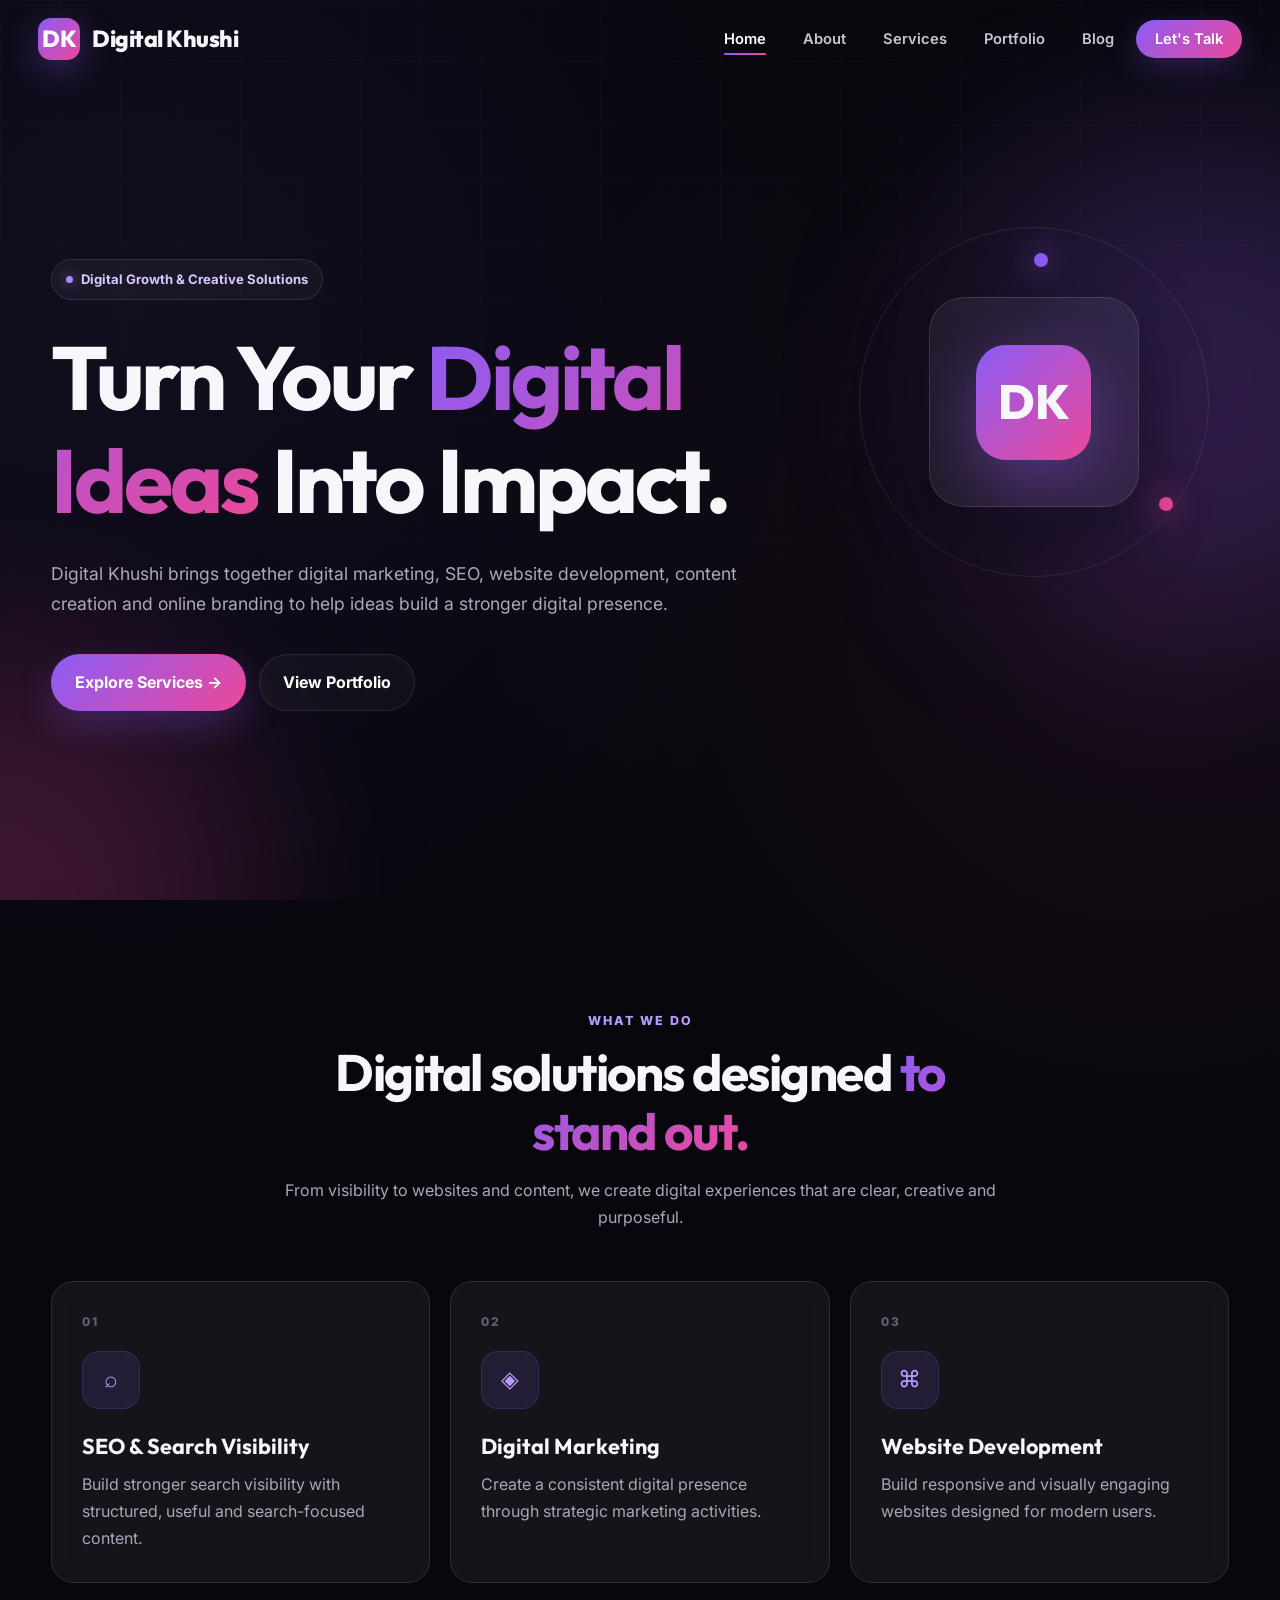
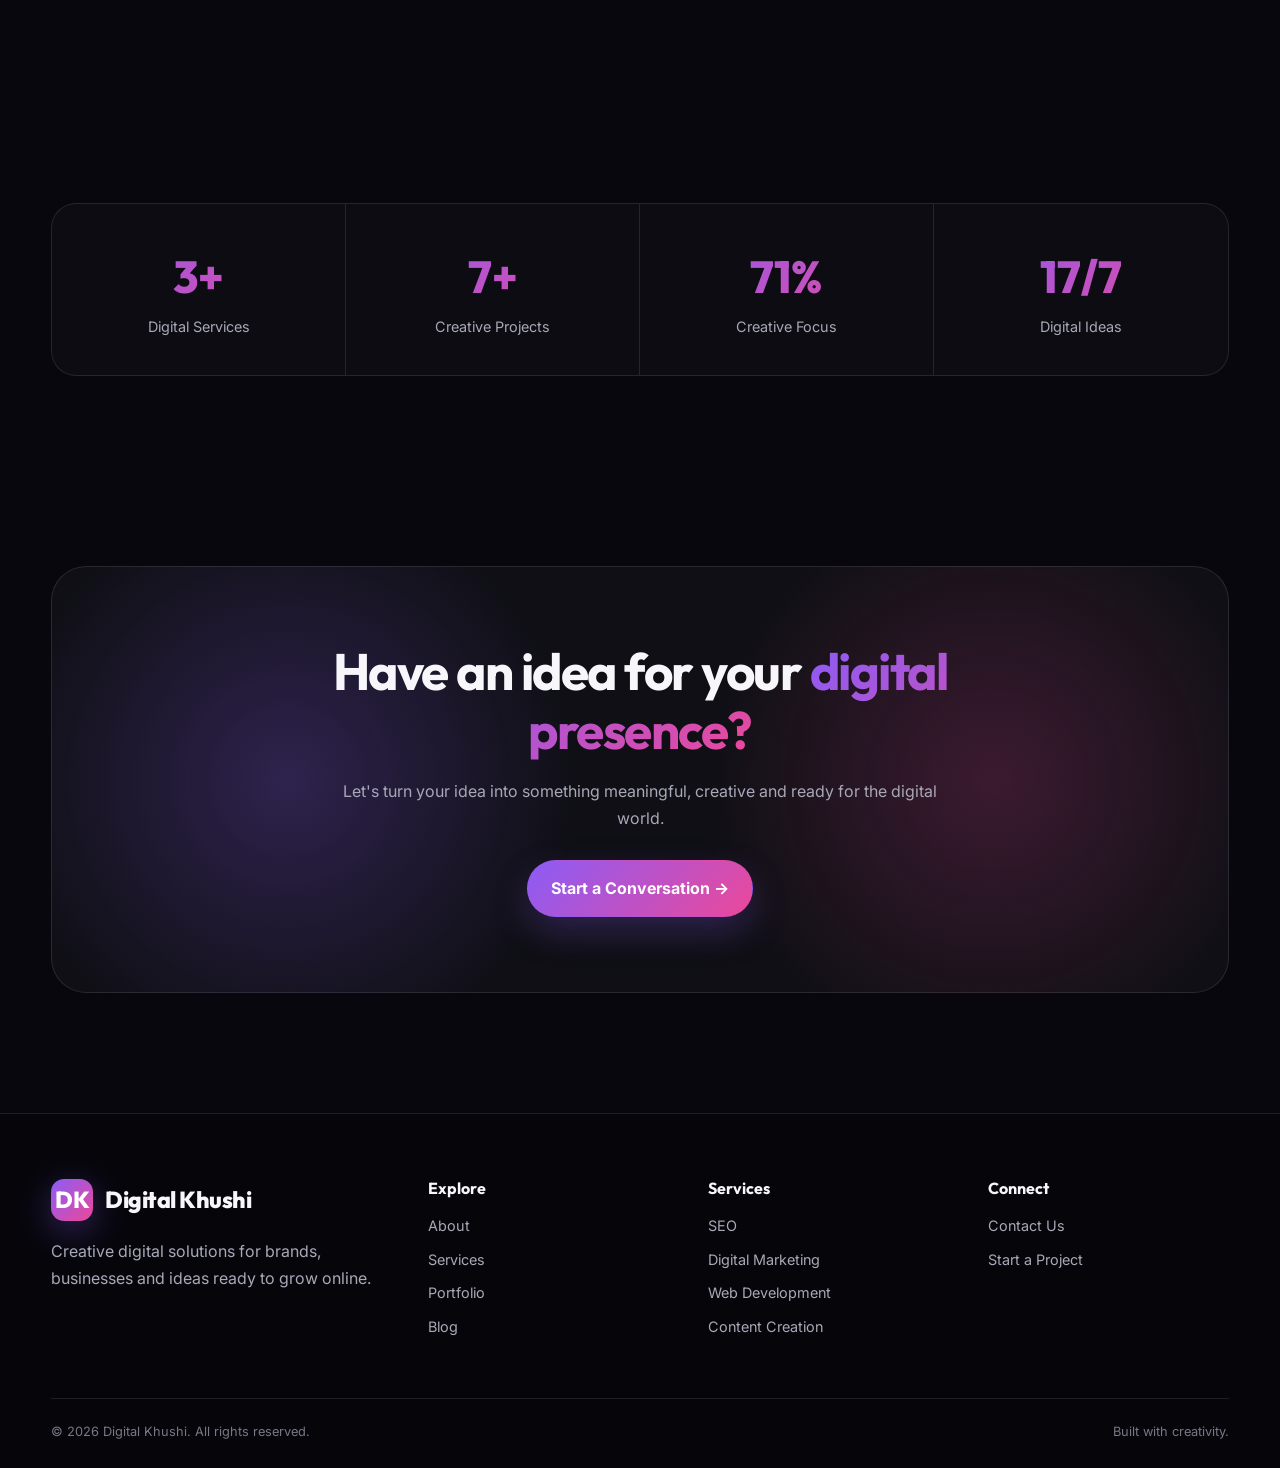
<file: index.html>
<!DOCTYPE html>
<html lang="en">

<head>

    <meta charset="UTF-8">

    <meta name="viewport"
          content="width=device-width, initial-scale=1.0">

    <title>Digital Khushi | Digital Marketing, SEO & Web Solutions</title>

    <meta name="description"
          content="Digital Khushi provides digital marketing, SEO, website development, content creation and online branding solutions.">

    <meta name="keywords"
          content="Digital Khushi, digital marketing, SEO services, website development, content creation, online branding">

    <meta name="robots"
          content="index, follow">

    <link rel="canonical"
          href="https://www.digitalkhushi.com/">

    <link rel="stylesheet"
          href="css/style.css">

</head>

<body>

<header class="navbar">

    <div class="nav-container">

        <a href="index.html" class="logo">
            <span class="logo-mark">DK</span>
            Digital Khushi
        </a>

        <button class="menu-toggle"
                aria-label="Open navigation">
            ☰
        </button>

        <ul class="nav-links">

            <li>
                <a href="index.html" class="active">Home</a>
            </li>

            <li>
                <a href="about.html">About</a>
            </li>

            <li>
                <a href="services.html">Services</a>
            </li>

            <li>
                <a href="portfolio.html">Portfolio</a>
            </li>

            <li>
                <a href="blog.html">Blog</a>
            </li>

            <li>
                <a href="contact.html" class="nav-cta">
                    Let's Talk
                </a>
            </li>

        </ul>

    </div>

</header>


<main>

<section class="hero">

    <div class="hero-glow one"></div>
    <div class="hero-glow two"></div>

    <div class="container">

        <div class="hero-content reveal">

            <span class="eyebrow">
                Digital Growth & Creative Solutions
            </span>

            <h1>
                Turn Your
                <span>Digital Ideas</span>
                Into Impact.
            </h1>

            <p class="hero-description">
                Digital Khushi brings together digital marketing,
                SEO, website development, content creation and
                online branding to help ideas build a stronger
                digital presence.
            </p>

            <div class="hero-buttons">

                <a href="services.html"
                   class="btn btn-primary">
                    Explore Services →
                </a>

                <a href="portfolio.html"
                   class="btn btn-outline">
                    View Portfolio
                </a>

            </div>

        </div>

    </div>

    <div class="hero-visual">

        <div class="orbit"></div>

        <div class="visual-card">

            <div class="visual-logo">
                DK
            </div>

        </div>

    </div>

</section>


<section class="section">

    <div class="container">

        <div class="section-header center reveal">

            <div class="section-tag">
                What We Do
            </div>

            <h2>
                Digital solutions designed
                <span class="gradient-text">to stand out.</span>
            </h2>

            <p>
                From visibility to websites and content,
                we create digital experiences that are
                clear, creative and purposeful.
            </p>

        </div>


        <div class="services-grid">

            <article class="card service-card reveal">

                <span class="service-number">01</span>

                <div class="service-icon">⌕</div>

                <h3>SEO & Search Visibility</h3>

                <p>
                    Build stronger search visibility with
                    structured, useful and search-focused content.
                </p>

            </article>


            <article class="card service-card reveal">

                <span class="service-number">02</span>

                <div class="service-icon">◈</div>

                <h3>Digital Marketing</h3>

                <p>
                    Create a consistent digital presence
                    through strategic marketing activities.
                </p>

            </article>


            <article class="card service-card reveal">

                <span class="service-number">03</span>

                <div class="service-icon">⌘</div>

                <h3>Website Development</h3>

                <p>
                    Build responsive and visually engaging
                    websites designed for modern users.
                </p>

            </article>

        </div>

    </div>

</section>


<section class="section">

    <div class="container">

        <div class="stats-grid reveal">

            <div class="stat">
                <div class="stat-number">
                    <span class="counter" data-target="5">0</span>+
                </div>
                <div class="stat-label">Digital Services</div>
            </div>

            <div class="stat">
                <div class="stat-number">
                    <span class="counter" data-target="10">0</span>+
                </div>
                <div class="stat-label">Creative Projects</div>
            </div>

            <div class="stat">
                <div class="stat-number">
                    <span class="counter" data-target="100">0</span>%
                </div>
                <div class="stat-label">Creative Focus</div>
            </div>

            <div class="stat">
                <div class="stat-number">
                    <span class="counter" data-target="24">0</span>/7
                </div>
                <div class="stat-label">Digital Ideas</div>
            </div>

        </div>

    </div>

</section>


<section class="cta-section">

    <div class="container">

        <div class="cta-box reveal">

            <h2>
                Have an idea for your
                <span class="gradient-text">digital presence?</span>
            </h2>

            <p>
                Let's turn your idea into something
                meaningful, creative and ready for the digital world.
            </p>

            <a href="contact.html"
               class="btn btn-primary">
                Start a Conversation →
            </a>

        </div>

    </div>

</section>

</main>


<footer>

    <div class="container">

        <div class="footer-grid">

            <div class="footer-brand">

                <a href="index.html" class="logo">
                    <span class="logo-mark">DK</span>
                    Digital Khushi
                </a>

                <p>
                    Creative digital solutions for brands,
                    businesses and ideas ready to grow online.
                </p>

            </div>


            <div class="footer-column">

                <h4>Explore</h4>

                <a href="about.html">About</a>
                <a href="services.html">Services</a>
                <a href="portfolio.html">Portfolio</a>
                <a href="blog.html">Blog</a>

            </div>


            <div class="footer-column">

                <h4>Services</h4>

                <a href="services.html">SEO</a>
                <a href="services.html">Digital Marketing</a>
                <a href="services.html">Web Development</a>
                <a href="services.html">Content Creation</a>

            </div>


            <div class="footer-column">

                <h4>Connect</h4>

                <a href="contact.html">Contact Us</a>
                <a href="contact.html">Start a Project</a>

            </div>

        </div>


        <div class="footer-bottom">

            <span>
                © 2026 Digital Khushi. All rights reserved.
            </span>

            <span>
                Built with creativity.
            </span>

        </div>

    </div>

</footer>


<button class="scroll-top"
        aria-label="Scroll to top">
    ↑
</button>


<script src="js/script.js"></script>

</body>
</html>
</file>
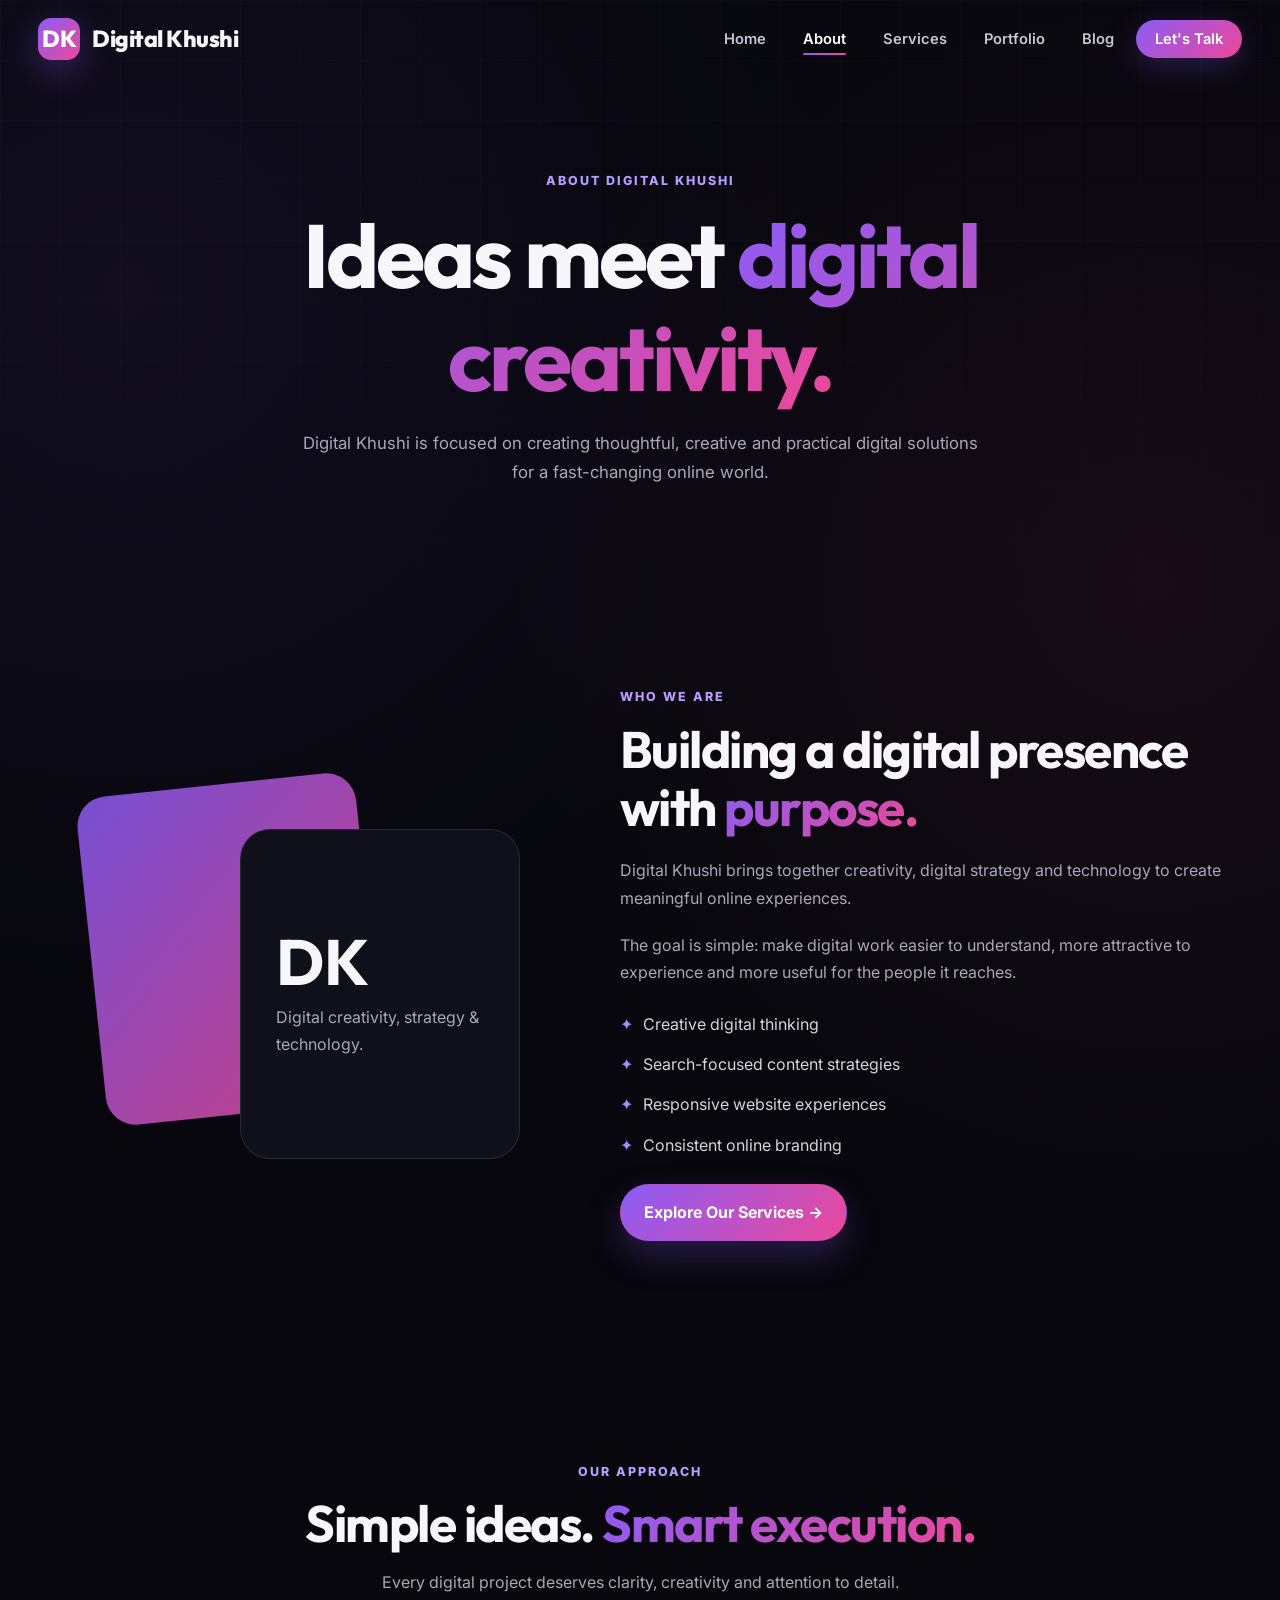
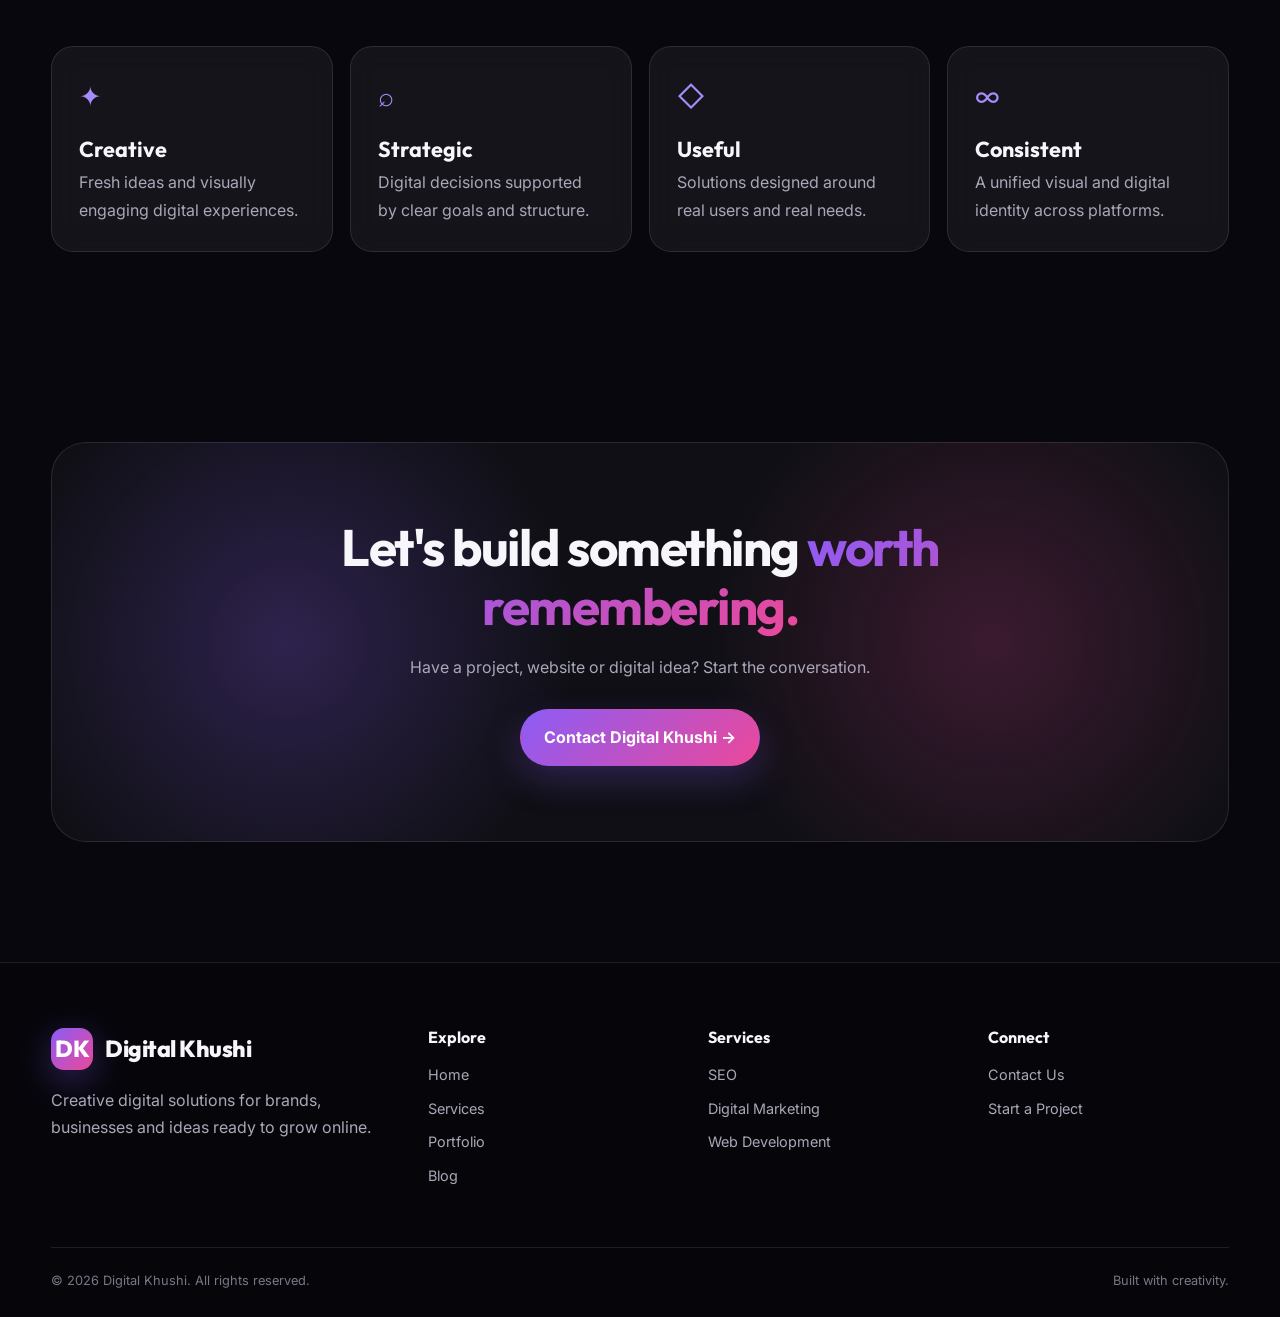
<file: about.html>
<!DOCTYPE html>
<html lang="en">

<head>

<meta charset="UTF-8">

<meta name="viewport"
      content="width=device-width, initial-scale=1.0">

<title>About Digital Khushi | Creative Digital Solutions</title>

<meta name="description"
      content="Learn about Digital Khushi and our approach to digital marketing, SEO, web development, content creation and online branding.">

<meta name="keywords"
      content="about Digital Khushi, digital marketing, SEO, web development, online branding">

<meta name="robots"
      content="index, follow">

<link rel="canonical"
      href="https://www.digitalkhushi.com/about.html">

<link rel="stylesheet"
      href="css/style.css">

</head>

<body>


<header class="navbar">

<div class="nav-container">

<a href="index.html" class="logo">
<span class="logo-mark">DK</span>
Digital Khushi
</a>

<button class="menu-toggle">☰</button>

<ul class="nav-links">

<li><a href="index.html">Home</a></li>
<li><a href="about.html" class="active">About</a></li>
<li><a href="services.html">Services</a></li>
<li><a href="portfolio.html">Portfolio</a></li>
<li><a href="blog.html">Blog</a></li>
<li><a href="contact.html" class="nav-cta">Let's Talk</a></li>

</ul>

</div>

</header>


<main>


<section class="page-hero">

<div class="container">

<div class="page-hero-content reveal">

<div class="section-tag">About Digital Khushi</div>

<h1>
Ideas meet
<span class="gradient-text">digital creativity.</span>
</h1>

<p>
Digital Khushi is focused on creating thoughtful,
creative and practical digital solutions for a
fast-changing online world.
</p>

</div>

</div>

</section>


<section class="section">

<div class="container">

<div class="about-grid">

<div class="about-visual reveal">

<div class="about-box"></div>

<div class="about-box-inner">

<strong>DK</strong>

<span>
Digital creativity,
strategy & technology.
</span>

</div>

</div>


<div class="about-text reveal">

<div class="section-tag">
Who We Are
</div>

<h2>
Building a digital presence
with <span class="gradient-text">purpose.</span>
</h2>

<p>
Digital Khushi brings together creativity, digital
strategy and technology to create meaningful online
experiences.
</p>

<p>
The goal is simple: make digital work easier to
understand, more attractive to experience and more
useful for the people it reaches.
</p>

<ul class="about-list">

<li>Creative digital thinking</li>
<li>Search-focused content strategies</li>
<li>Responsive website experiences</li>
<li>Consistent online branding</li>

</ul>

<a href="services.html"
   class="btn btn-primary">
Explore Our Services →
</a>

</div>

</div>

</div>

</section>


<section class="section">

<div class="container">

<div class="section-header center reveal">

<div class="section-tag">
Our Approach
</div>

<h2>
Simple ideas.
<span class="gradient-text">Smart execution.</span>
</h2>

<p>
Every digital project deserves clarity,
creativity and attention to detail.
</p>

</div>


<div class="features-grid">

<div class="card feature-card reveal">

<div class="feature-icon">✦</div>

<h3>Creative</h3>

<p>
Fresh ideas and visually engaging digital experiences.
</p>

</div>


<div class="card feature-card reveal">

<div class="feature-icon">⌕</div>

<h3>Strategic</h3>

<p>
Digital decisions supported by clear goals and structure.
</p>

</div>


<div class="card feature-card reveal">

<div class="feature-icon">◇</div>

<h3>Useful</h3>

<p>
Solutions designed around real users and real needs.
</p>

</div>


<div class="card feature-card reveal">

<div class="feature-icon">∞</div>

<h3>Consistent</h3>

<p>
A unified visual and digital identity across platforms.
</p>

</div>

</div>

</div>

</section>


<section class="cta-section">

<div class="container">

<div class="cta-box reveal">

<h2>
Let's build something
<span class="gradient-text">worth remembering.</span>
</h2>

<p>
Have a project, website or digital idea?
Start the conversation.
</p>

<a href="contact.html"
   class="btn btn-primary">
Contact Digital Khushi →
</a>

</div>

</div>

</section>

</main>


<footer>

<div class="container">

<div class="footer-grid">

<div class="footer-brand">

<a href="index.html" class="logo">
<span class="logo-mark">DK</span>
Digital Khushi
</a>

<p>
Creative digital solutions for brands,
businesses and ideas ready to grow online.
</p>

</div>

<div class="footer-column">

<h4>Explore</h4>

<a href="index.html">Home</a>
<a href="services.html">Services</a>
<a href="portfolio.html">Portfolio</a>
<a href="blog.html">Blog</a>

</div>

<div class="footer-column">

<h4>Services</h4>

<a href="services.html">SEO</a>
<a href="services.html">Digital Marketing</a>
<a href="services.html">Web Development</a>

</div>

<div class="footer-column">

<h4>Connect</h4>

<a href="contact.html">Contact Us</a>
<a href="contact.html">Start a Project</a>

</div>

</div>

<div class="footer-bottom">

<span>© 2026 Digital Khushi. All rights reserved.</span>

<span>Built with creativity.</span>

</div>

</div>

</footer>


<button class="scroll-top">↑</button>

<script src="js/script.js"></script>

</body>
</html>
</file>
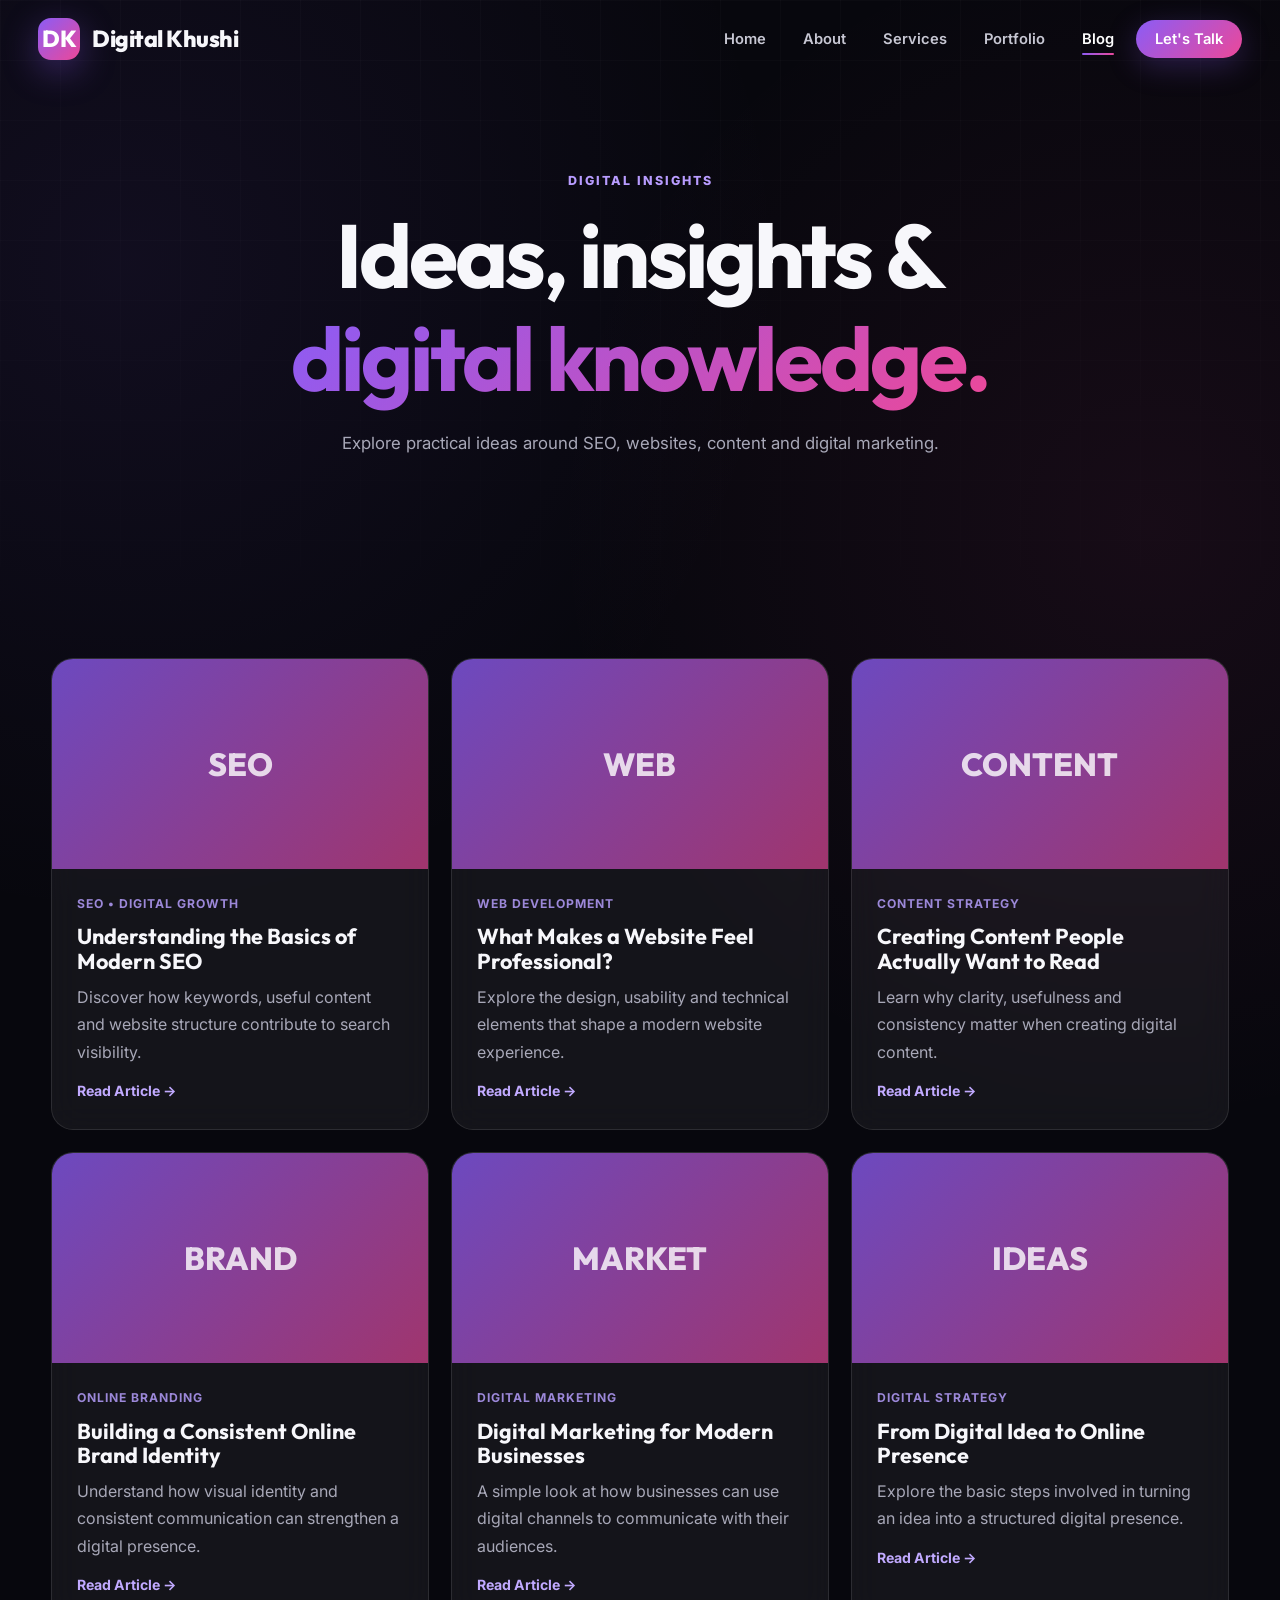
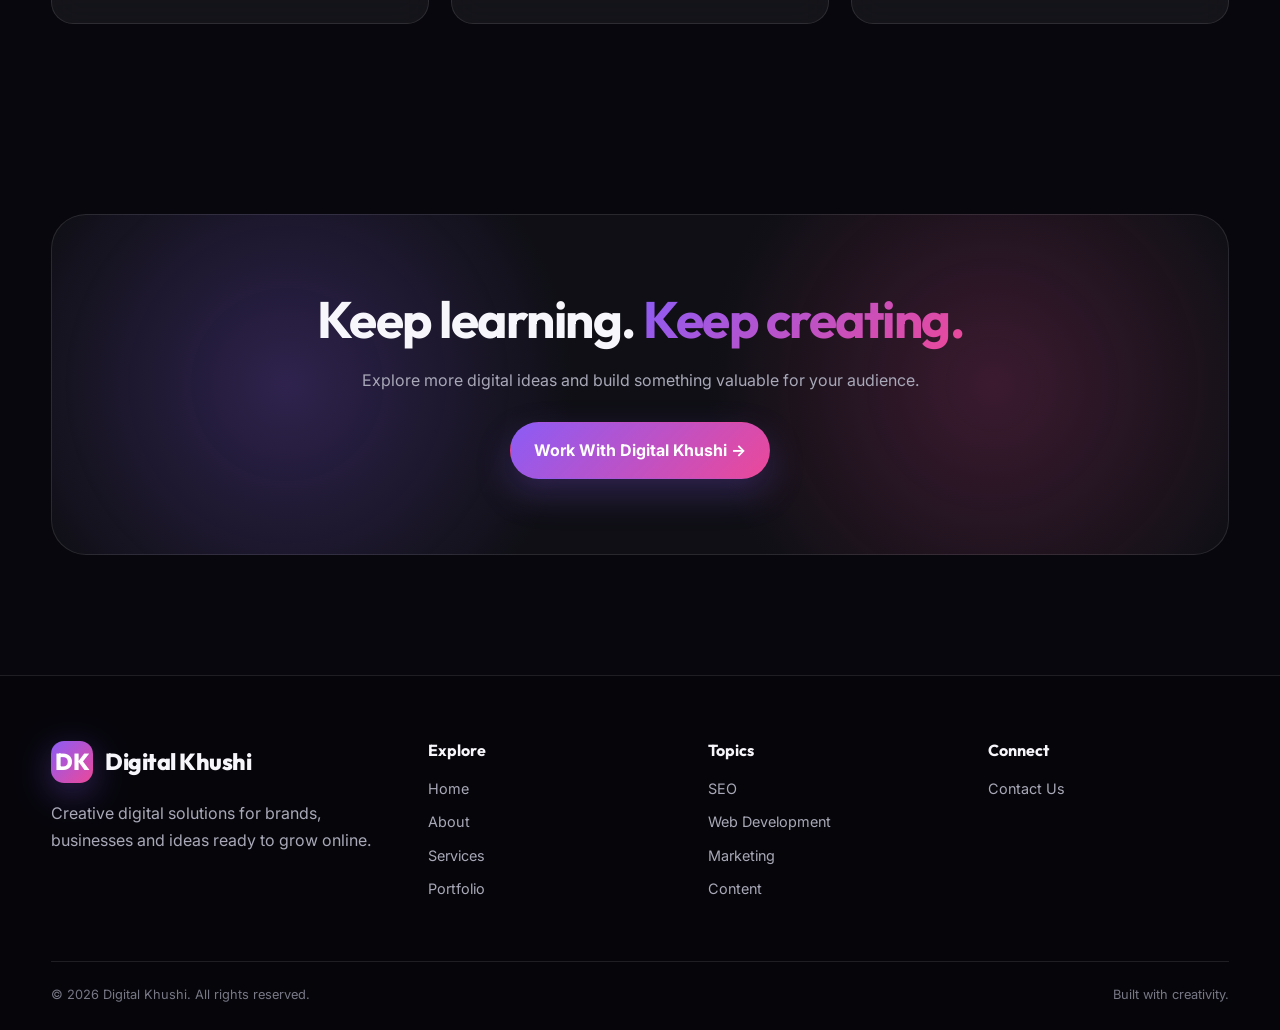
<file: blog.html>
<!DOCTYPE html>
<html lang="en">

<head>

<meta charset="UTF-8">

<meta name="viewport"
      content="width=device-width, initial-scale=1.0">

<title>Digital Marketing & SEO Blog | Digital Khushi</title>

<meta name="description"
      content="Read Digital Khushi articles about SEO, digital marketing, website development, content creation and online branding.">

<meta name="keywords"
      content="digital marketing blog, SEO blog, website development blog, Digital Khushi blog">

<meta name="robots"
      content="index, follow">

<link rel="canonical"
      href="https://www.digitalkhushi.com/blog.html">

<link rel="stylesheet"
      href="css/style.css">

</head>

<body>


<header class="navbar">

<div class="nav-container">

<a href="index.html" class="logo">
<span class="logo-mark">DK</span>
Digital Khushi
</a>

<button class="menu-toggle">☰</button>

<ul class="nav-links">

<li><a href="index.html">Home</a></li>
<li><a href="about.html">About</a></li>
<li><a href="services.html">Services</a></li>
<li><a href="portfolio.html">Portfolio</a></li>
<li><a href="blog.html" class="active">Blog</a></li>
<li><a href="contact.html" class="nav-cta">Let's Talk</a></li>

</ul>

</div>

</header>


<main>


<section class="page-hero">

<div class="container">

<div class="page-hero-content reveal">

<div class="section-tag">
Digital Insights
</div>

<h1>
Ideas, insights &
<span class="gradient-text">digital knowledge.</span>
</h1>

<p>
Explore practical ideas around SEO, websites,
content and digital marketing.
</p>

</div>

</div>

</section>


<section class="section">

<div class="container">

<div class="blog-grid">


<article class="card blog-card reveal">

<div class="blog-image">
<span>SEO</span>
</div>

<div class="blog-content">

<div class="blog-meta">
SEO • Digital Growth
</div>

<h3>
Understanding the Basics of Modern SEO
</h3>

<p>
Discover how keywords, useful content and
website structure contribute to search visibility.
</p>

<a href="#"
   class="read-more">
Read Article →
</a>

</div>

</article>


<article class="card blog-card reveal">

<div class="blog-image">
<span>WEB</span>
</div>

<div class="blog-content">

<div class="blog-meta">
Web Development
</div>

<h3>
What Makes a Website Feel Professional?
</h3>

<p>
Explore the design, usability and technical
elements that shape a modern website experience.
</p>

<a href="#"
   class="read-more">
Read Article →
</a>

</div>

</article>


<article class="card blog-card reveal">

<div class="blog-image">
<span>CONTENT</span>
</div>

<div class="blog-content">

<div class="blog-meta">
Content Strategy
</div>

<h3>
Creating Content People Actually Want to Read
</h3>

<p>
Learn why clarity, usefulness and consistency
matter when creating digital content.
</p>

<a href="#"
   class="read-more">
Read Article →
</a>

</div>

</article>


<article class="card blog-card reveal">

<div class="blog-image">
<span>BRAND</span>
</div>

<div class="blog-content">

<div class="blog-meta">
Online Branding
</div>

<h3>
Building a Consistent Online Brand Identity
</h3>

<p>
Understand how visual identity and consistent
communication can strengthen a digital presence.
</p>

<a href="#"
   class="read-more">
Read Article →
</a>

</div>

</article>


<article class="card blog-card reveal">

<div class="blog-image">
<span>MARKET</span>
</div>

<div class="blog-content">

<div class="blog-meta">
Digital Marketing
</div>

<h3>
Digital Marketing for Modern Businesses
</h3>

<p>
A simple look at how businesses can use digital
channels to communicate with their audiences.
</p>

<a href="#"
   class="read-more">
Read Article →
</a>

</div>

</article>


<article class="card blog-card reveal">

<div class="blog-image">
<span>IDEAS</span>
</div>

<div class="blog-content">

<div class="blog-meta">
Digital Strategy
</div>

<h3>
From Digital Idea to Online Presence
</h3>

<p>
Explore the basic steps involved in turning an
idea into a structured digital presence.
</p>

<a href="#"
   class="read-more">
Read Article →
</a>

</div>

</article>


</div>

</div>

</section>


<section class="cta-section">

<div class="container">

<div class="cta-box reveal">

<h2>
Keep learning.
<span class="gradient-text">Keep creating.</span>
</h2>

<p>
Explore more digital ideas and build something
valuable for your audience.
</p>

<a href="contact.html"
   class="btn btn-primary">
Work With Digital Khushi →
</a>

</div>

</div>

</section>

</main>


<footer>

<div class="container">

<div class="footer-grid">

<div class="footer-brand">

<a href="index.html" class="logo">
<span class="logo-mark">DK</span>
Digital Khushi
</a>

<p>
Creative digital solutions for brands,
businesses and ideas ready to grow online.
</p>

</div>

<div class="footer-column">

<h4>Explore</h4>

<a href="index.html">Home</a>
<a href="about.html">About</a>
<a href="services.html">Services</a>
<a href="portfolio.html">Portfolio</a>

</div>

<div class="footer-column">

<h4>Topics</h4>

<a href="#">SEO</a>
<a href="#">Web Development</a>
<a href="#">Marketing</a>
<a href="#">Content</a>

</div>

<div class="footer-column">

<h4>Connect</h4>

<a href="contact.html">Contact Us</a>

</div>

</div>

<div class="footer-bottom">

<span>© 2026 Digital Khushi. All rights reserved.</span>

<span>Built with creativity.</span>

</div>

</div>

</footer>


<button class="scroll-top">↑</button>

<script src="js/script.js"></script>

</body>
</html>
</file>
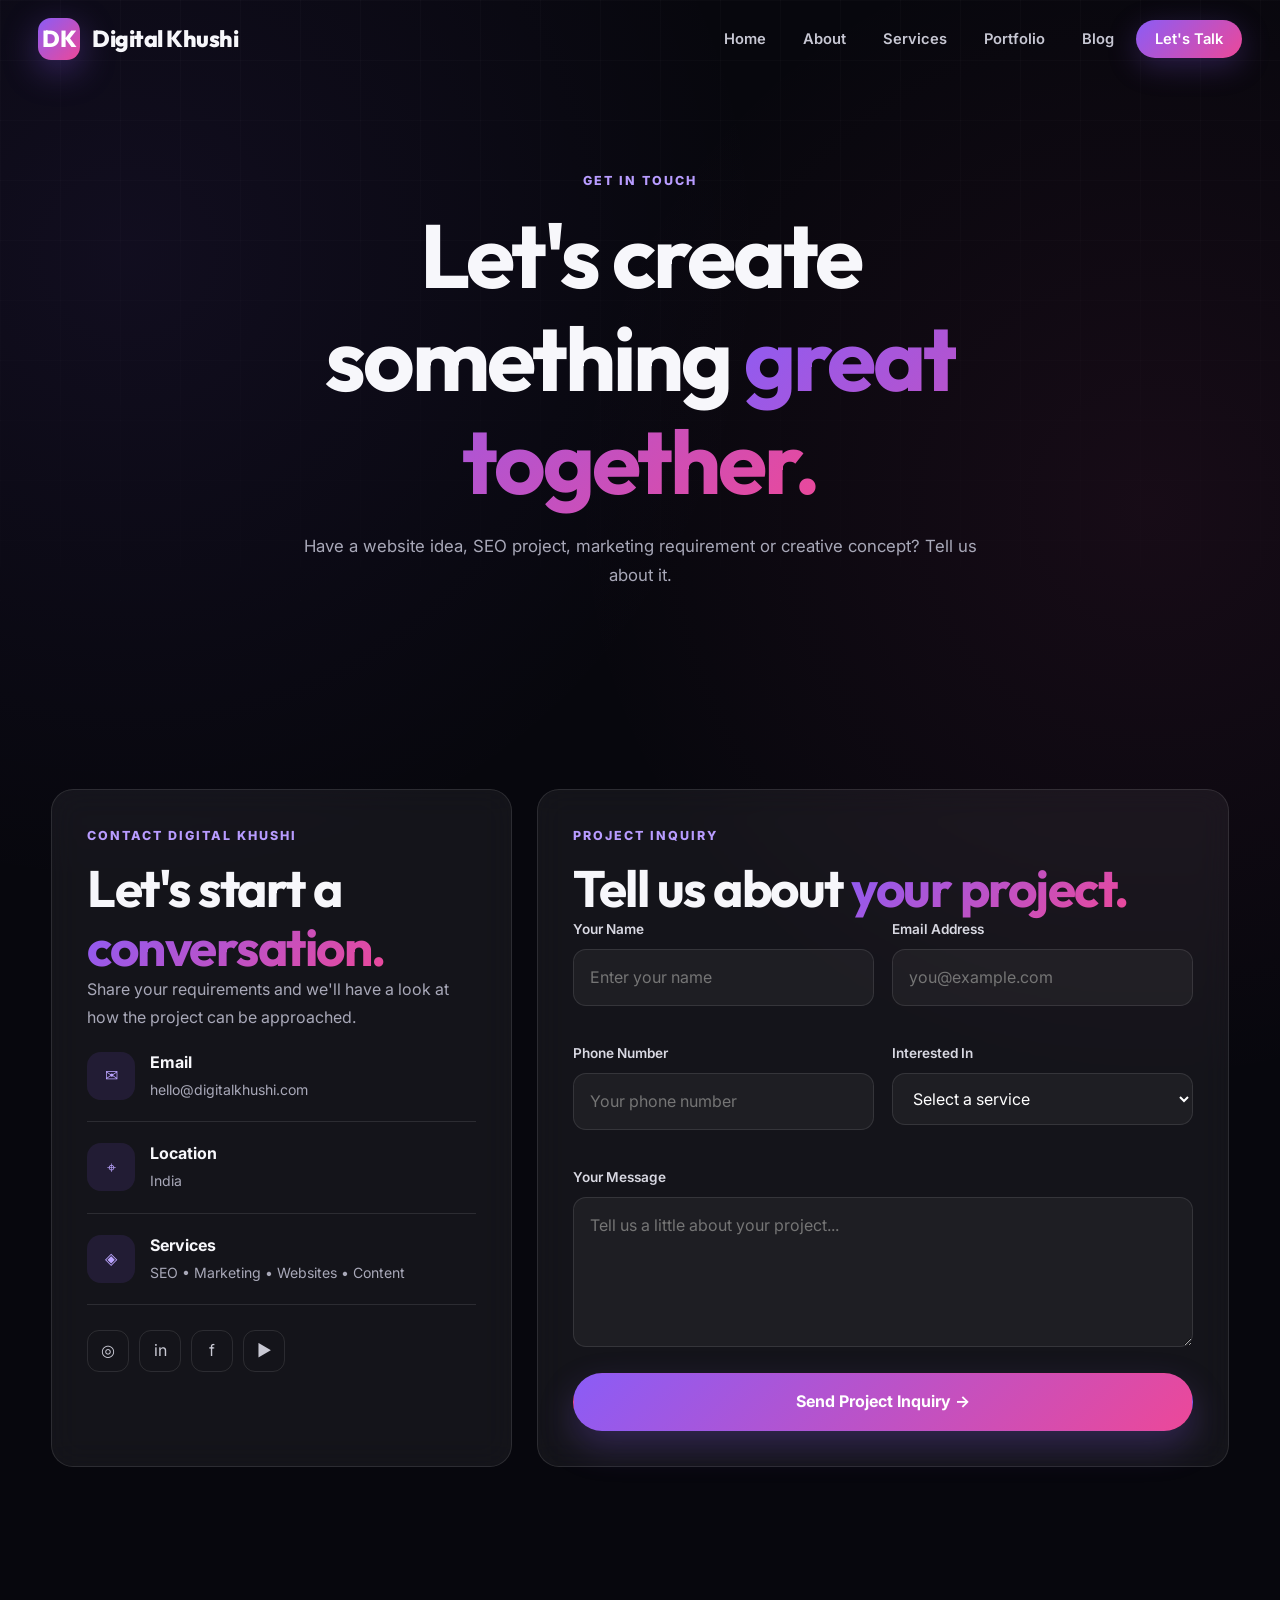
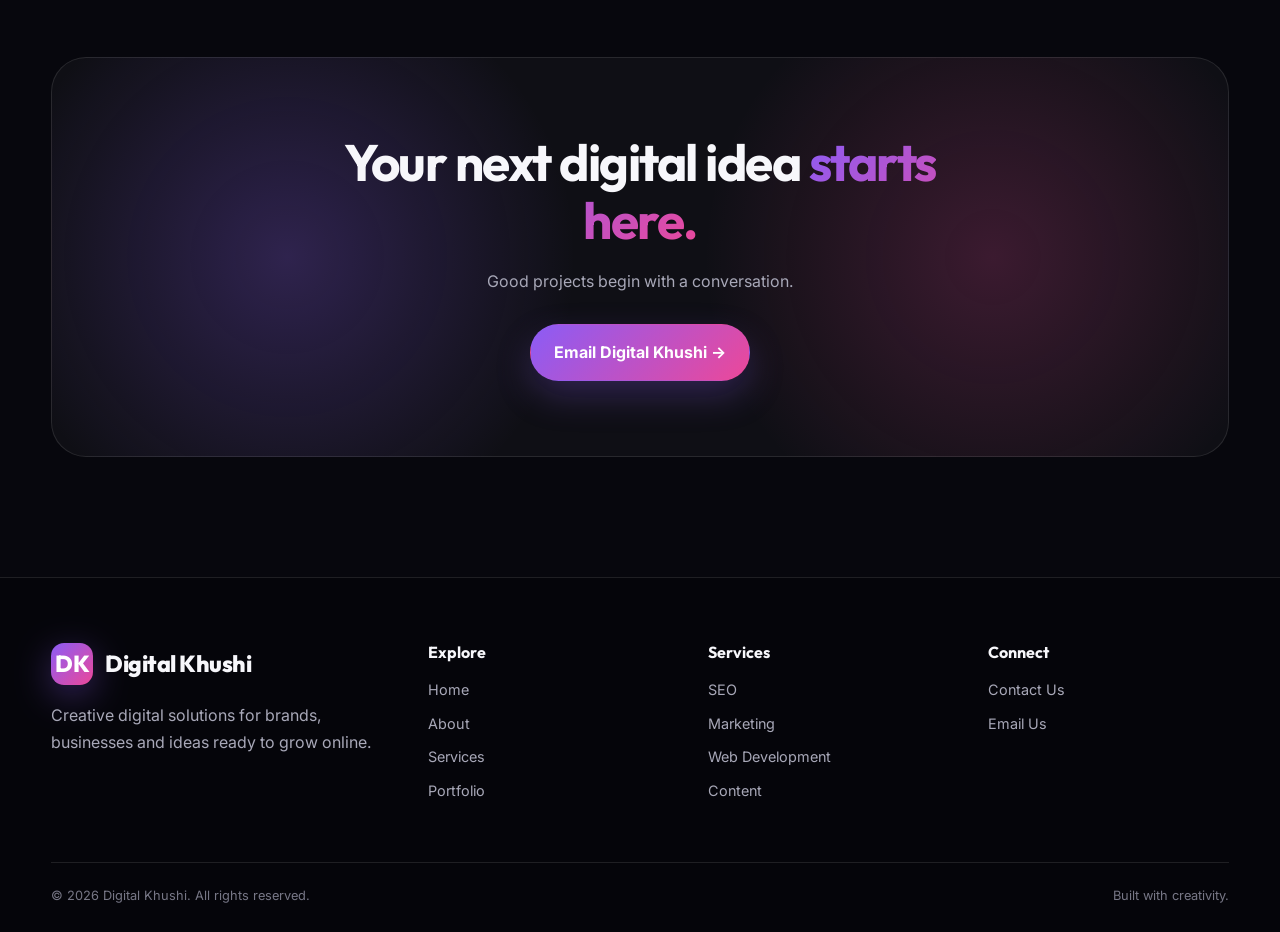
<file: contact.html>
<!DOCTYPE html>
<html lang="en">

<head>

<meta charset="UTF-8">

<meta name="viewport"
      content="width=device-width, initial-scale=1.0">

<title>Contact Digital Khushi | Start a Digital Project</title>

<meta name="description"
      content="Contact Digital Khushi for digital marketing, SEO, website development, content creation and online branding projects.">

<meta name="keywords"
      content="contact Digital Khushi, digital marketing contact, SEO services contact, website development">

<meta name="robots"
      content="index, follow">

<link rel="canonical"
      href="https://www.digitalkhushi.com/contact.html">

<link rel="stylesheet"
      href="css/style.css">

</head>

<body>


<header class="navbar">

<div class="nav-container">

<a href="index.html" class="logo">
<span class="logo-mark">DK</span>
Digital Khushi
</a>

<button class="menu-toggle">☰</button>

<ul class="nav-links">

<li><a href="index.html">Home</a></li>
<li><a href="about.html">About</a></li>
<li><a href="services.html">Services</a></li>
<li><a href="portfolio.html">Portfolio</a></li>
<li><a href="blog.html">Blog</a></li>
<li><a href="contact.html" class="nav-cta active">Let's Talk</a></li>

</ul>

</div>

</header>


<main>


<section class="page-hero">

<div class="container">

<div class="page-hero-content reveal">

<div class="section-tag">
Get In Touch
</div>

<h1>
Let's create something
<span class="gradient-text">great together.</span>
</h1>

<p>
Have a website idea, SEO project, marketing requirement
or creative concept? Tell us about it.
</p>

</div>

</div>

</section>


<section class="section">

<div class="container">

<div class="contact-grid">


<div class="card contact-info reveal">

<div class="section-tag">
Contact Digital Khushi
</div>

<h2>
Let's start a
<span class="gradient-text">conversation.</span>
</h2>

<p>
Share your requirements and we'll have a look at
how the project can be approached.
</p>


<div class="contact-info-card">

<div class="contact-icon">✉</div>

<div>

<strong>Email</strong>

<span>
hello@digitalkhushi.com
</span>

</div>

</div>


<div class="contact-info-card">

<div class="contact-icon">⌖</div>

<div>

<strong>Location</strong>

<span>
India
</span>

</div>

</div>


<div class="contact-info-card">

<div class="contact-icon">◈</div>

<div>

<strong>Services</strong>

<span>
SEO • Marketing • Websites • Content
</span>

</div>

</div>


<div class="social-links">

<a href="#" aria-label="Instagram">◎</a>
<a href="#" aria-label="LinkedIn">in</a>
<a href="#" aria-label="Facebook">f</a>
<a href="#" aria-label="YouTube">▶</a>

</div>

</div>


<div class="card contact-form reveal">

<div class="section-tag">
Project Inquiry
</div>

<h2>
Tell us about
<span class="gradient-text">your project.</span>
</h2>


<form id="contactForm"
      action="#"
      method="POST">


<div class="form-grid">


<div class="form-group">

<label for="name">
Your Name
</label>

<input
    type="text"
    id="name"
    name="name"
    placeholder="Enter your name"
    required>

</div>


<div class="form-group">

<label for="email">
Email Address
</label>

<input
    type="email"
    id="email"
    name="email"
    placeholder="you@example.com"
    required>

</div>


<div class="form-group">

<label for="phone">
Phone Number
</label>

<input
    type="tel"
    id="phone"
    name="phone"
    placeholder="Your phone number">

</div>


<div class="form-group">

<label for="service">
Interested In
</label>

<select id="service"
        name="service">

<option value="">
Select a service
</option>

<option>
SEO
</option>

<option>
Digital Marketing
</option>

<option>
Website Development
</option>

<option>
Content Creation
</option>

<option>
Online Branding
</option>

</select>

</div>


<div class="form-group full">

<label for="message">
Your Message
</label>

<textarea
    id="message"
    name="message"
    placeholder="Tell us a little about your project..."
    required></textarea>

</div>


</div>


<button type="submit"
        class="btn btn-primary form-submit">

Send Project Inquiry →

</button>


</form>

</div>

</div>

</div>

</section>


<section class="cta-section">

<div class="container">

<div class="cta-box reveal">

<h2>
Your next digital idea
<span class="gradient-text">starts here.</span>
</h2>

<p>
Good projects begin with a conversation.
</p>

<a href="mailto:hello@digitalkhushi.com"
   class="btn btn-primary">
Email Digital Khushi →
</a>

</div>

</div>

</section>

</main>


<footer>

<div class="container">

<div class="footer-grid">

<div class="footer-brand">

<a href="index.html" class="logo">
<span class="logo-mark">DK</span>
Digital Khushi
</a>

<p>
Creative digital solutions for brands,
businesses and ideas ready to grow online.
</p>

</div>

<div class="footer-column">

<h4>Explore</h4>

<a href="index.html">Home</a>
<a href="about.html">About</a>
<a href="services.html">Services</a>
<a href="portfolio.html">Portfolio</a>

</div>

<div class="footer-column">

<h4>Services</h4>

<a href="services.html">SEO</a>
<a href="services.html">Marketing</a>
<a href="services.html">Web Development</a>
<a href="services.html">Content</a>

</div>

<div class="footer-column">

<h4>Connect</h4>

<a href="contact.html">Contact Us</a>
<a href="mailto:hello@digitalkhushi.com">Email Us</a>

</div>

</div>

<div class="footer-bottom">

<span>© 2026 Digital Khushi. All rights reserved.</span>

<span>Built with creativity.</span>

</div>

</div>

</footer>


<button class="scroll-top">↑</button>

<script src="js/script.js"></script>

</body>
</html>
</file>
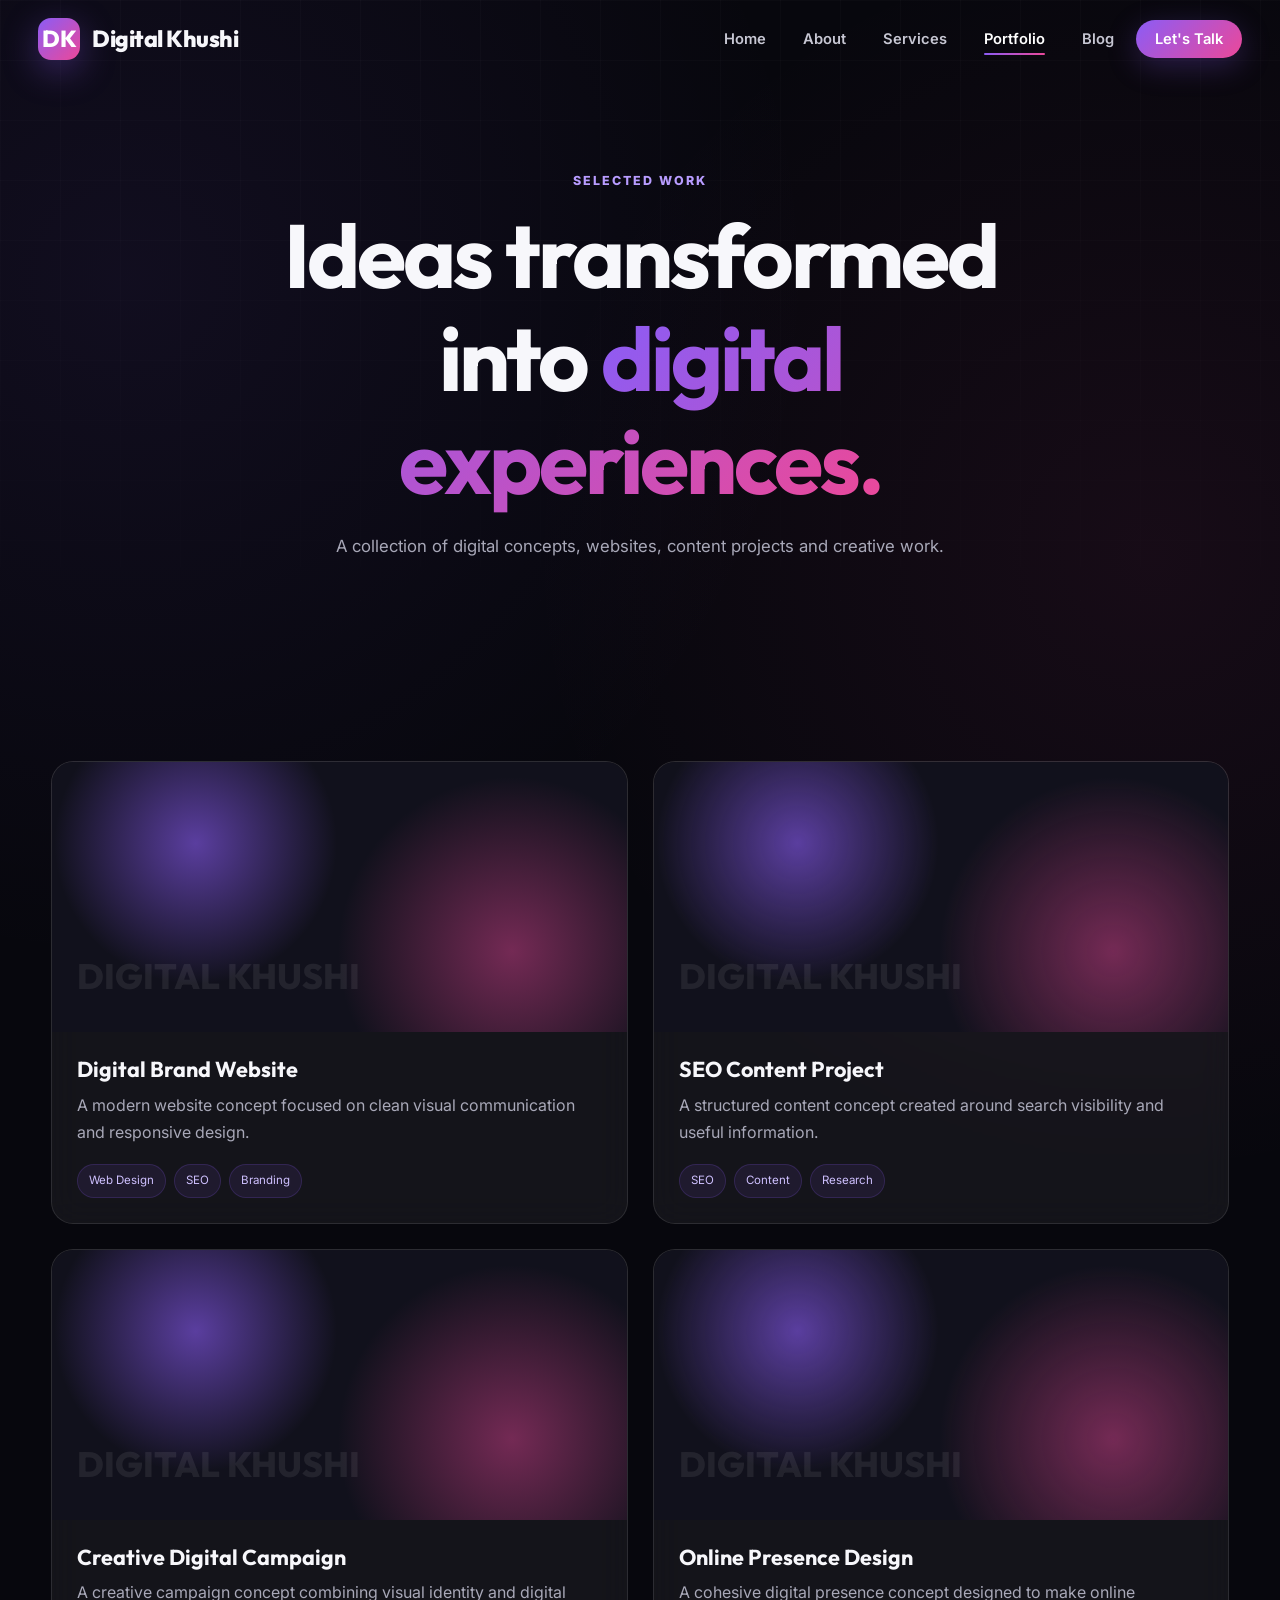
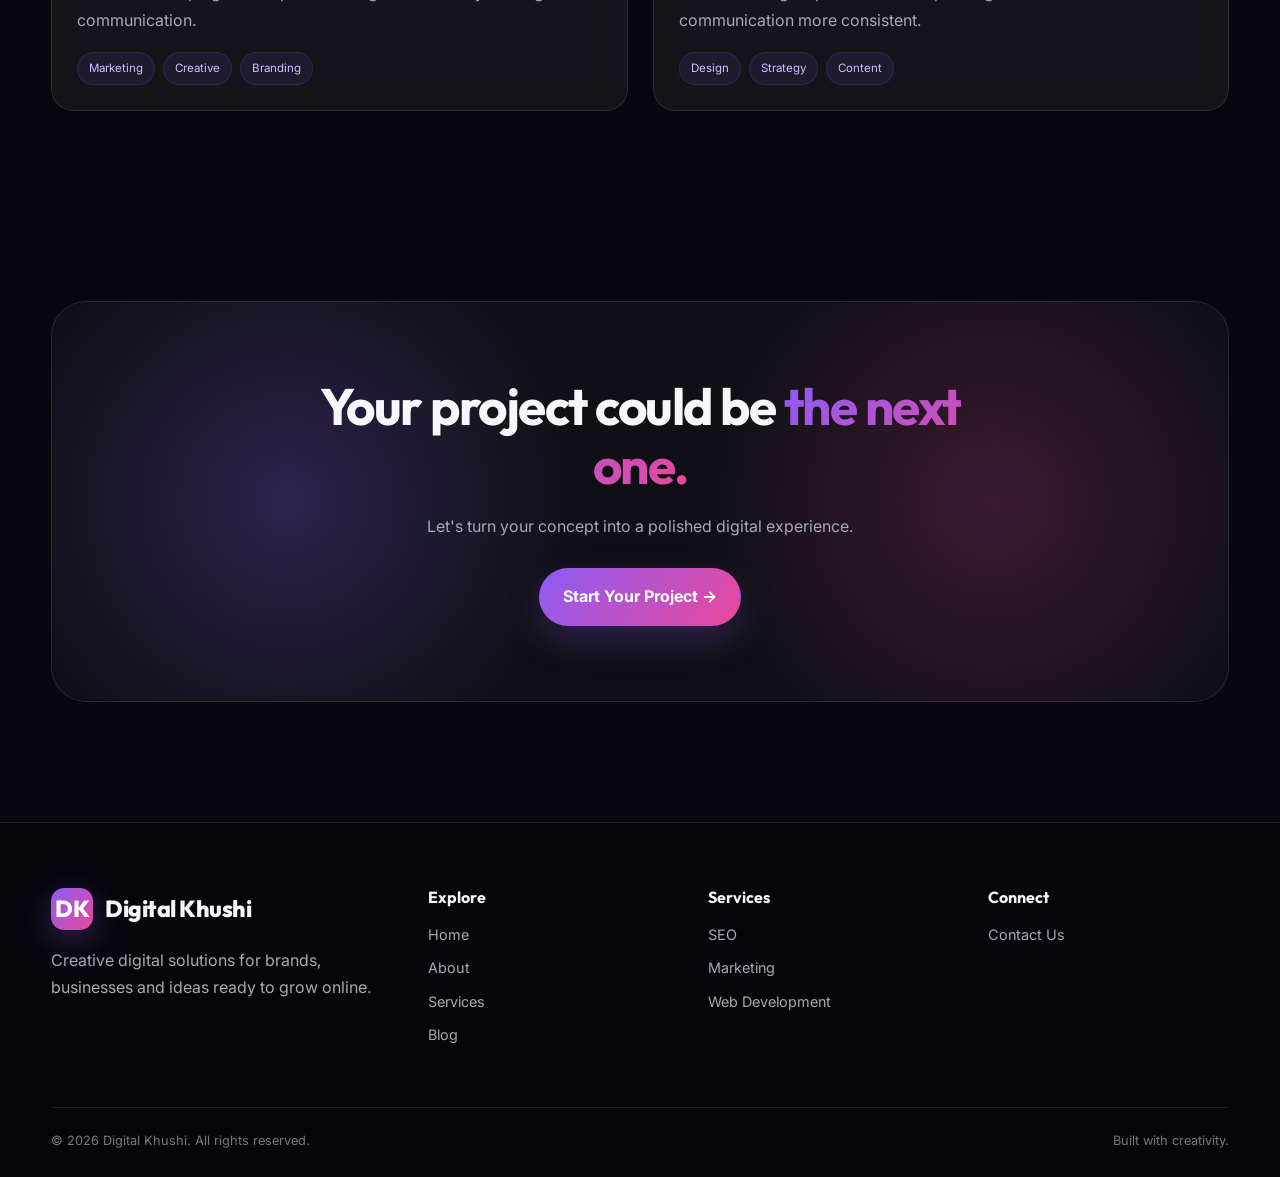
<file: porfolio.html>
<!DOCTYPE html>
<html lang="en">

<head>

<meta charset="UTF-8">

<meta name="viewport"
      content="width=device-width, initial-scale=1.0">

<title>Digital Khushi Portfolio | Digital & Creative Projects</title>

<meta name="description"
      content="Explore Digital Khushi's digital marketing, SEO, website and creative project portfolio.">

<meta name="keywords"
      content="Digital Khushi portfolio, SEO projects, website projects, digital marketing portfolio">

<meta name="robots"
      content="index, follow">

<link rel="canonical"
      href="https://www.digitalkhushi.com/portfolio.html">

<link rel="stylesheet"
      href="css/style.css">

</head>

<body>


<header class="navbar">

<div class="nav-container">

<a href="index.html" class="logo">
<span class="logo-mark">DK</span>
Digital Khushi
</a>

<button class="menu-toggle">☰</button>

<ul class="nav-links">

<li><a href="index.html">Home</a></li>
<li><a href="about.html">About</a></li>
<li><a href="services.html">Services</a></li>
<li><a href="portfolio.html" class="active">Portfolio</a></li>
<li><a href="blog.html">Blog</a></li>
<li><a href="contact.html" class="nav-cta">Let's Talk</a></li>

</ul>

</div>

</header>


<main>


<section class="page-hero">

<div class="container">

<div class="page-hero-content reveal">

<div class="section-tag">
Selected Work
</div>

<h1>
Ideas transformed into
<span class="gradient-text">digital experiences.</span>
</h1>

<p>
A collection of digital concepts, websites,
content projects and creative work.
</p>

</div>

</div>

</section>


<section class="section">

<div class="container">

<div class="portfolio-grid">


<article class="card project-card reveal">

<div class="project-image"></div>

<div class="project-content">

<h3>Digital Brand Website</h3>

<p>
A modern website concept focused on clean
visual communication and responsive design.
</p>

<div class="project-tags">

<span class="tag">Web Design</span>
<span class="tag">SEO</span>
<span class="tag">Branding</span>

</div>

</div>

</article>


<article class="card project-card reveal">

<div class="project-image"></div>

<div class="project-content">

<h3>SEO Content Project</h3>

<p>
A structured content concept created around
search visibility and useful information.
</p>

<div class="project-tags">

<span class="tag">SEO</span>
<span class="tag">Content</span>
<span class="tag">Research</span>

</div>

</div>

</article>


<article class="card project-card reveal">

<div class="project-image"></div>

<div class="project-content">

<h3>Creative Digital Campaign</h3>

<p>
A creative campaign concept combining visual
identity and digital communication.
</p>

<div class="project-tags">

<span class="tag">Marketing</span>
<span class="tag">Creative</span>
<span class="tag">Branding</span>

</div>

</div>

</article>


<article class="card project-card reveal">

<div class="project-image"></div>

<div class="project-content">

<h3>Online Presence Design</h3>

<p>
A cohesive digital presence concept designed
to make online communication more consistent.
</p>

<div class="project-tags">

<span class="tag">Design</span>
<span class="tag">Strategy</span>
<span class="tag">Content</span>

</div>

</div>

</article>


</div>

</div>

</section>


<section class="cta-section">

<div class="container">

<div class="cta-box reveal">

<h2>
Your project could be
<span class="gradient-text">the next one.</span>
</h2>

<p>
Let's turn your concept into a polished digital experience.
</p>

<a href="contact.html"
   class="btn btn-primary">
Start Your Project →
</a>

</div>

</div>

</section>

</main>


<footer>

<div class="container">

<div class="footer-grid">

<div class="footer-brand">

<a href="index.html" class="logo">
<span class="logo-mark">DK</span>
Digital Khushi
</a>

<p>
Creative digital solutions for brands,
businesses and ideas ready to grow online.
</p>

</div>

<div class="footer-column">

<h4>Explore</h4>

<a href="index.html">Home</a>
<a href="about.html">About</a>
<a href="services.html">Services</a>
<a href="blog.html">Blog</a>

</div>

<div class="footer-column">

<h4>Services</h4>

<a href="services.html">SEO</a>
<a href="services.html">Marketing</a>
<a href="services.html">Web Development</a>

</div>

<div class="footer-column">

<h4>Connect</h4>

<a href="contact.html">Contact Us</a>

</div>

</div>

<div class="footer-bottom">

<span>© 2026 Digital Khushi. All rights reserved.</span>

<span>Built with creativity.</span>

</div>

</div>

</footer>


<button class="scroll-top">↑</button>

<script src="js/script.js"></script>

</body>
</html>
</file>
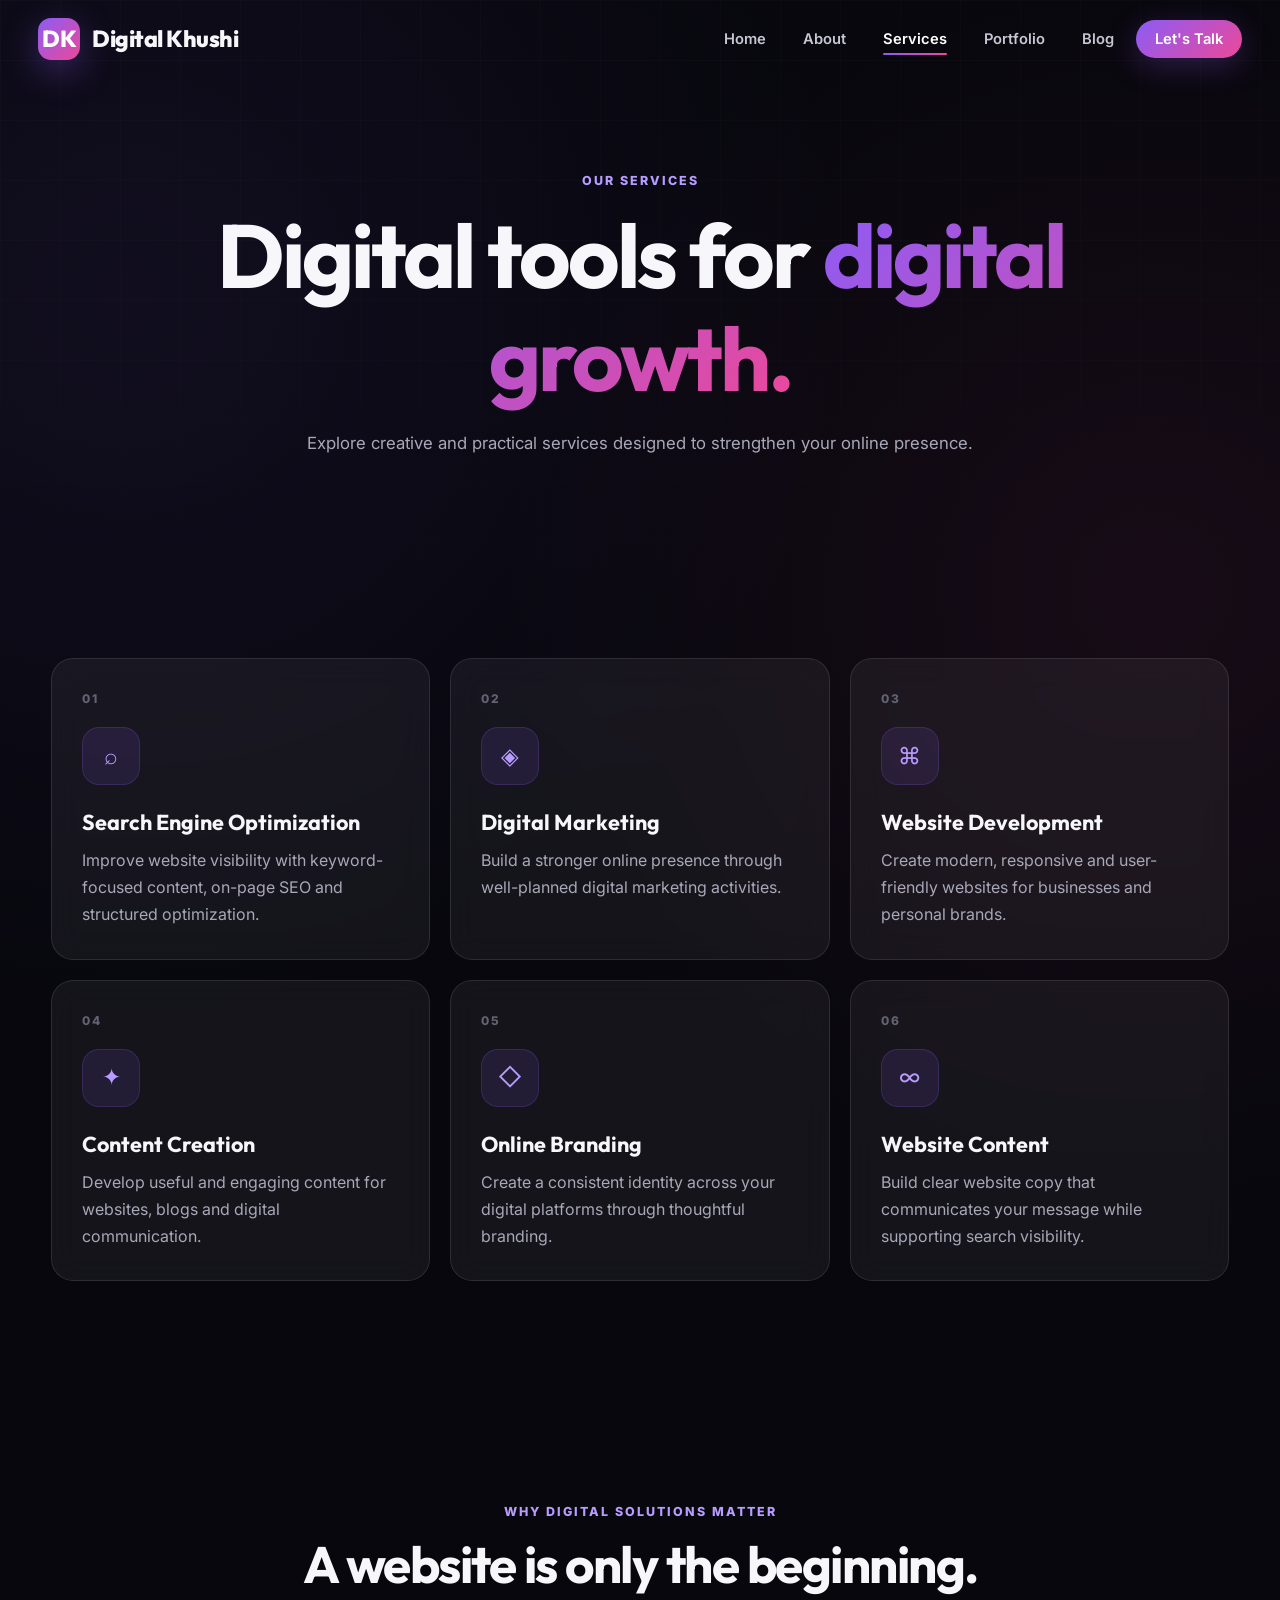
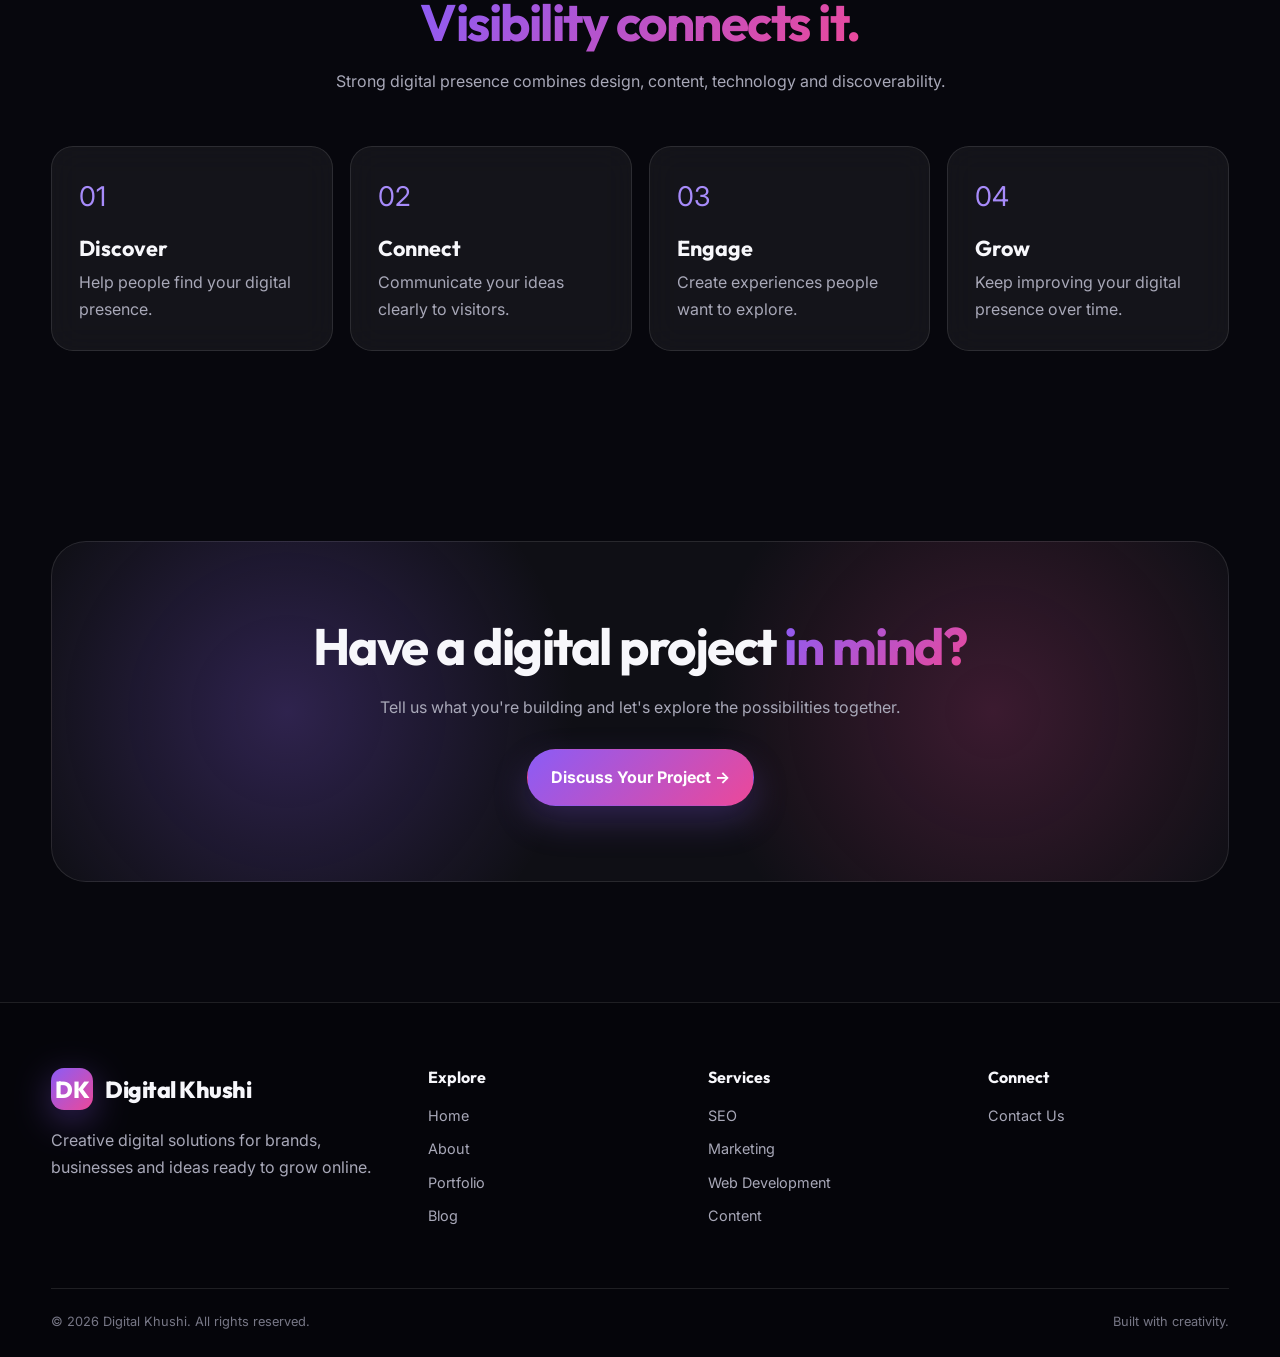
<file: services.html>
<!DOCTYPE html>
<html lang="en">

<head>

<meta charset="UTF-8">

<meta name="viewport"
      content="width=device-width, initial-scale=1.0">

<title>Digital Marketing & SEO Services | Digital Khushi</title>

<meta name="description"
      content="Explore Digital Khushi services including SEO, digital marketing, website development, content creation and online branding.">

<meta name="keywords"
      content="digital marketing services, SEO services, website development, content creation, online branding">

<meta name="robots"
      content="index, follow">

<link rel="canonical"
      href="https://www.digitalkhushi.com/services.html">

<link rel="stylesheet"
      href="css/style.css">

</head>

<body>


<header class="navbar">

<div class="nav-container">

<a href="index.html" class="logo">
<span class="logo-mark">DK</span>
Digital Khushi
</a>

<button class="menu-toggle">☰</button>

<ul class="nav-links">

<li><a href="index.html">Home</a></li>
<li><a href="about.html">About</a></li>
<li><a href="services.html" class="active">Services</a></li>
<li><a href="portfolio.html">Portfolio</a></li>
<li><a href="blog.html">Blog</a></li>
<li><a href="contact.html" class="nav-cta">Let's Talk</a></li>

</ul>

</div>

</header>


<main>


<section class="page-hero">

<div class="container">

<div class="page-hero-content reveal">

<div class="section-tag">
Our Services
</div>

<h1>
Digital tools for
<span class="gradient-text">digital growth.</span>
</h1>

<p>
Explore creative and practical services designed
to strengthen your online presence.
</p>

</div>

</div>

</section>


<section class="section">

<div class="container">

<div class="services-grid">


<article class="card service-card reveal">

<span class="service-number">01</span>

<div class="service-icon">⌕</div>

<h3>Search Engine Optimization</h3>

<p>
Improve website visibility with keyword-focused
content, on-page SEO and structured optimization.
</p>

</article>


<article class="card service-card reveal">

<span class="service-number">02</span>

<div class="service-icon">◈</div>

<h3>Digital Marketing</h3>

<p>
Build a stronger online presence through
well-planned digital marketing activities.
</p>

</article>


<article class="card service-card reveal">

<span class="service-number">03</span>

<div class="service-icon">⌘</div>

<h3>Website Development</h3>

<p>
Create modern, responsive and user-friendly
websites for businesses and personal brands.
</p>

</article>


<article class="card service-card reveal">

<span class="service-number">04</span>

<div class="service-icon">✦</div>

<h3>Content Creation</h3>

<p>
Develop useful and engaging content for websites,
blogs and digital communication.
</p>

</article>


<article class="card service-card reveal">

<span class="service-number">05</span>

<div class="service-icon">◇</div>

<h3>Online Branding</h3>

<p>
Create a consistent identity across your digital
platforms through thoughtful branding.
</p>

</article>


<article class="card service-card reveal">

<span class="service-number">06</span>

<div class="service-icon">∞</div>

<h3>Website Content</h3>

<p>
Build clear website copy that communicates
your message while supporting search visibility.
</p>

</article>


</div>

</div>

</section>


<section class="section">

<div class="container">

<div class="section-header center reveal">

<div class="section-tag">
Why Digital Solutions Matter
</div>

<h2>
A website is only the beginning.
<span class="gradient-text">Visibility connects it.</span>
</h2>

<p>
Strong digital presence combines design,
content, technology and discoverability.
</p>

</div>


<div class="features-grid">

<div class="card feature-card reveal">

<div class="feature-icon">01</div>

<h3>Discover</h3>

<p>
Help people find your digital presence.
</p>

</div>


<div class="card feature-card reveal">

<div class="feature-icon">02</div>

<h3>Connect</h3>

<p>
Communicate your ideas clearly to visitors.
</p>

</div>


<div class="card feature-card reveal">

<div class="feature-icon">03</div>

<h3>Engage</h3>

<p>
Create experiences people want to explore.
</p>

</div>


<div class="card feature-card reveal">

<div class="feature-icon">04</div>

<h3>Grow</h3>

<p>
Keep improving your digital presence over time.
</p>

</div>

</div>

</div>

</section>


<section class="cta-section">

<div class="container">

<div class="cta-box reveal">

<h2>
Have a digital project
<span class="gradient-text">in mind?</span>
</h2>

<p>
Tell us what you're building and let's explore
the possibilities together.
</p>

<a href="contact.html"
   class="btn btn-primary">
Discuss Your Project →
</a>

</div>

</div>

</section>

</main>


<footer>

<div class="container">

<div class="footer-grid">

<div class="footer-brand">

<a href="index.html" class="logo">
<span class="logo-mark">DK</span>
Digital Khushi
</a>

<p>
Creative digital solutions for brands,
businesses and ideas ready to grow online.
</p>

</div>

<div class="footer-column">

<h4>Explore</h4>

<a href="index.html">Home</a>
<a href="about.html">About</a>
<a href="portfolio.html">Portfolio</a>
<a href="blog.html">Blog</a>

</div>

<div class="footer-column">

<h4>Services</h4>

<a href="services.html">SEO</a>
<a href="services.html">Marketing</a>
<a href="services.html">Web Development</a>
<a href="services.html">Content</a>

</div>

<div class="footer-column">

<h4>Connect</h4>

<a href="contact.html">Contact Us</a>

</div>

</div>

<div class="footer-bottom">

<span>© 2026 Digital Khushi. All rights reserved.</span>

<span>Built with creativity.</span>

</div>

</div>

</footer>


<button class="scroll-top">↑</button>

<script src="js/script.js"></script>

</body>
</html>
</file>
<file: css/style.css>
/* =========================================================
   DIGITAL KHUSHI — PREMIUM WEBSITE DESIGN
   ========================================================= */

@import url('https://fonts.googleapis.com/css2?family=Inter:wght@400;500;600;700;800&family=Outfit:wght@400;500;600;700;800&display=swap');

:root {
    --bg: #07070d;
    --bg-soft: #0d0d17;
    --card: rgba(255, 255, 255, 0.055);
    --card-hover: rgba(255, 255, 255, 0.085);
    --border: rgba(255, 255, 255, 0.10);

    --text: #f7f7fb;
    --muted: #a8a8b8;

    --purple: #8b5cf6;
    --pink: #ec4899;
    --blue: #38bdf8;
    --cyan: #22d3ee;

    --gradient: linear-gradient(135deg, #8b5cf6, #ec4899);
    --gradient-blue: linear-gradient(135deg, #38bdf8, #8b5cf6);

    --shadow: 0 25px 70px rgba(0, 0, 0, 0.45);

    --container: 1180px;
    --radius: 22px;
}

/* =========================
   RESET
========================= */

* {
    margin: 0;
    padding: 0;
    box-sizing: border-box;
}

html {
    scroll-behavior: smooth;
    scroll-padding-top: 90px;
}

body {
    font-family: "Inter", sans-serif;
    background:
        radial-gradient(circle at 10% 10%, rgba(139, 92, 246, 0.08), transparent 25%),
        radial-gradient(circle at 90% 20%, rgba(236, 72, 153, 0.07), transparent 25%),
        var(--bg);
    color: var(--text);
    line-height: 1.7;
    overflow-x: hidden;
}

body::before {
    content: "";
    position: fixed;
    inset: 0;
    pointer-events: none;
    z-index: -1;
    background-image:
        linear-gradient(rgba(255,255,255,0.018) 1px, transparent 1px),
        linear-gradient(90deg, rgba(255,255,255,0.018) 1px, transparent 1px);
    background-size: 60px 60px;
    mask-image: linear-gradient(to bottom, black, transparent 90%);
}

a {
    color: inherit;
    text-decoration: none;
}

img {
    max-width: 100%;
    display: block;
}

button,
input,
textarea,
select {
    font: inherit;
}

button {
    cursor: pointer;
}

.container {
    width: min(92%, var(--container));
    margin: auto;
}

section {
    position: relative;
}

/* =========================
   TYPOGRAPHY
========================= */

h1,
h2,
h3,
h4 {
    font-family: "Outfit", sans-serif;
    line-height: 1.15;
}

h1 {
    font-size: clamp(3rem, 7vw, 6rem);
    letter-spacing: -3px;
}

h2 {
    font-size: clamp(2.2rem, 4vw, 3.8rem);
    letter-spacing: -1.5px;
}

h3 {
    font-size: 1.35rem;
}

p {
    color: var(--muted);
}

/* =========================
   NAVBAR
========================= */

.navbar {
    position: fixed;
    top: 0;
    left: 0;
    width: 100%;
    z-index: 1000;
    padding: 18px 0;
    transition: 0.35s ease;
}

.navbar.scrolled {
    padding: 11px 0;
    background: rgba(7, 7, 13, 0.78);
    backdrop-filter: blur(20px);
    border-bottom: 1px solid var(--border);
}

.nav-container {
    width: min(94%, 1250px);
    margin: auto;
    display: flex;
    align-items: center;
    justify-content: space-between;
}

.logo {
    display: flex;
    align-items: center;
    gap: 12px;
    font-family: "Outfit", sans-serif;
    font-size: 1.45rem;
    font-weight: 800;
    letter-spacing: -0.5px;
}

.logo-mark {
    width: 42px;
    height: 42px;
    border-radius: 13px;
    display: grid;
    place-items: center;
    background: var(--gradient);
    color: white;
    font-weight: 800;
    box-shadow: 0 10px 35px rgba(139, 92, 246, 0.35);
}

.nav-links {
    display: flex;
    align-items: center;
    gap: 7px;
    list-style: none;
}

.nav-links a {
    position: relative;
    padding: 9px 15px;
    color: #c7c7d3;
    font-size: 0.92rem;
    font-weight: 600;
    transition: 0.3s;
}

.nav-links a::after {
    content: "";
    position: absolute;
    left: 15px;
    right: 15px;
    bottom: 2px;
    height: 2px;
    border-radius: 20px;
    background: var(--gradient);
    transform: scaleX(0);
    transform-origin: center;
    transition: 0.3s;
}

.nav-links a:hover,
.nav-links a.active {
    color: white;
}

.nav-links a:hover::after,
.nav-links a.active::after {
    transform: scaleX(1);
}

.nav-cta {
    background: var(--gradient) !important;
    color: white !important;
    border-radius: 50px;
    padding: 10px 19px !important;
    box-shadow: 0 8px 30px rgba(139, 92, 246, 0.25);
}

.nav-cta::after {
    display: none;
}

.menu-toggle {
    display: none;
    width: 44px;
    height: 44px;
    border: 1px solid var(--border);
    background: var(--card);
    color: white;
    border-radius: 12px;
    font-size: 1.25rem;
}

/* =========================
   GLOBAL BUTTONS
========================= */

.btn {
    display: inline-flex;
    align-items: center;
    justify-content: center;
    gap: 9px;
    padding: 14px 23px;
    border-radius: 50px;
    border: 1px solid transparent;
    font-weight: 700;
    transition: 0.35s ease;
}

.btn-primary {
    color: white;
    background: var(--gradient);
    box-shadow: 0 15px 35px rgba(139, 92, 246, 0.25);
}

.btn-primary:hover {
    transform: translateY(-4px);
    box-shadow: 0 20px 45px rgba(236, 72, 153, 0.25);
}

.btn-outline {
    color: white;
    border-color: var(--border);
    background: rgba(255,255,255,0.03);
}

.btn-outline:hover {
    background: rgba(255,255,255,0.09);
    border-color: rgba(255,255,255,0.2);
    transform: translateY(-4px);
}

/* =========================
   HERO
========================= */

.hero {
    min-height: 100vh;
    padding: 170px 0 100px;
    display: flex;
    align-items: center;
    overflow: hidden;
}

.hero-content {
    max-width: 850px;
    position: relative;
    z-index: 2;
}

.eyebrow {
    display: inline-flex;
    align-items: center;
    gap: 8px;
    padding: 8px 14px;
    border-radius: 50px;
    border: 1px solid var(--border);
    background: rgba(255,255,255,0.04);
    color: #d8caff;
    font-size: 0.82rem;
    font-weight: 700;
    margin-bottom: 25px;
}

.eyebrow::before {
    content: "";
    width: 7px;
    height: 7px;
    border-radius: 50%;
    background: #a78bfa;
    box-shadow: 0 0 15px #a78bfa;
}

.hero h1 span,
.gradient-text {
    background: var(--gradient);
    -webkit-background-clip: text;
    background-clip: text;
    color: transparent;
}

.hero-description {
    max-width: 700px;
    margin: 28px 0 35px;
    font-size: 1.1rem;
    color: #aaaabb;
}

.hero-buttons {
    display: flex;
    gap: 13px;
    flex-wrap: wrap;
}

.hero-glow {
    position: absolute;
    width: 500px;
    height: 500px;
    border-radius: 50%;
    filter: blur(100px);
    opacity: 0.22;
    pointer-events: none;
}

.hero-glow.one {
    background: var(--purple);
    right: -180px;
    top: 15%;
}

.hero-glow.two {
    background: var(--pink);
    left: -250px;
    bottom: -250px;
}

/* =========================
   HERO VISUAL
========================= */

.hero-visual {
    position: absolute;
    right: 4%;
    top: 23%;
    width: 390px;
    height: 390px;
    pointer-events: none;
}

.orbit {
    position: absolute;
    inset: 20px;
    border: 1px solid rgba(255,255,255,0.09);
    border-radius: 50%;
    animation: rotate 18s linear infinite;
}

.orbit::before,
.orbit::after {
    content: "";
    position: absolute;
    width: 14px;
    height: 14px;
    border-radius: 50%;
}

.orbit::before {
    top: 25px;
    left: 50%;
    background: var(--purple);
    box-shadow: 0 0 30px var(--purple);
}

.orbit::after {
    right: 35px;
    bottom: 65px;
    background: var(--pink);
    box-shadow: 0 0 30px var(--pink);
}

.visual-card {
    position: absolute;
    inset: 90px;
    display: grid;
    place-items: center;
    border-radius: 35px;
    background: rgba(255,255,255,0.055);
    border: 1px solid rgba(255,255,255,0.12);
    backdrop-filter: blur(20px);
    box-shadow: var(--shadow);
}

.visual-logo {
    width: 115px;
    height: 115px;
    border-radius: 30px;
    display: grid;
    place-items: center;
    background: var(--gradient);
    font-family: "Outfit";
    font-size: 3rem;
    font-weight: 800;
    box-shadow: 0 20px 60px rgba(139,92,246,0.35);
}

/* =========================
   PAGE HERO
========================= */

.page-hero {
    padding: 170px 0 90px;
    text-align: center;
}

.page-hero-content {
    max-width: 850px;
    margin: auto;
}

.page-hero p {
    max-width: 680px;
    margin: 20px auto 0;
    font-size: 1.05rem;
}

/* =========================
   SECTION HEADER
========================= */

.section {
    padding: 110px 0;
}

.section-header {
    max-width: 720px;
    margin-bottom: 50px;
}

.section-header.center {
    text-align: center;
    margin-left: auto;
    margin-right: auto;
}

.section-header p {
    margin-top: 16px;
}

.section-tag {
    color: #b89cff;
    text-transform: uppercase;
    font-size: 0.78rem;
    font-weight: 800;
    letter-spacing: 2px;
    margin-bottom: 12px;
}

/* =========================
   CARDS
========================= */

.card {
    background: var(--card);
    border: 1px solid var(--border);
    border-radius: var(--radius);
    backdrop-filter: blur(15px);
    transition: 0.4s ease;
}

.card:hover {
    transform: translateY(-7px);
    background: var(--card-hover);
    border-color: rgba(139,92,246,0.28);
    box-shadow: 0 25px 60px rgba(0,0,0,0.25);
}

/* =========================
   ABOUT
========================= */

.about-grid {
    display: grid;
    grid-template-columns: 0.9fr 1.1fr;
    gap: 70px;
    align-items: center;
}

.about-visual {
    min-height: 430px;
    position: relative;
}

.about-box {
    position: absolute;
    width: 280px;
    height: 330px;
    border-radius: 30px;
    background: var(--gradient);
    transform: rotate(-6deg);
    left: 40px;
    top: 35px;
    opacity: 0.85;
}

.about-box-inner {
    position: absolute;
    width: 280px;
    height: 330px;
    border-radius: 30px;
    background: #10101a;
    border: 1px solid var(--border);
    right: 30px;
    bottom: 20px;
    padding: 35px;
    display: flex;
    flex-direction: column;
    justify-content: center;
}

.about-box-inner strong {
    font-family: "Outfit";
    font-size: 4rem;
    line-height: 1;
}

.about-box-inner span {
    color: var(--muted);
    margin-top: 10px;
}

.about-text p {
    margin: 20px 0;
}

.about-list {
    list-style: none;
    margin: 25px 0;
}

.about-list li {
    margin: 13px 0;
    color: #d4d4df;
}

.about-list li::before {
    content: "✦";
    color: #a78bfa;
    margin-right: 10px;
}

/* =========================
   SERVICES
========================= */

.services-grid {
    display: grid;
    grid-template-columns: repeat(3, 1fr);
    gap: 20px;
}

.service-card {
    padding: 30px;
    min-height: 250px;
}

.service-icon {
    width: 58px;
    height: 58px;
    display: grid;
    place-items: center;
    border-radius: 17px;
    background: rgba(139,92,246,0.12);
    color: #b99cff;
    font-size: 1.45rem;
    margin-bottom: 25px;
    border: 1px solid rgba(139,92,246,0.2);
}

.service-card p {
    margin-top: 12px;
}

.service-number {
    display: block;
    color: #626273;
    font-size: 0.75rem;
    font-weight: 800;
    letter-spacing: 2px;
    margin-bottom: 18px;
}

/* =========================
   FEATURES
========================= */

.features-grid {
    display: grid;
    grid-template-columns: repeat(4, 1fr);
    gap: 17px;
}

.feature-card {
    padding: 27px;
}

.feature-card h3 {
    margin: 16px 0 8px;
}

.feature-icon {
    color: #a78bfa;
    font-size: 1.7rem;
}

/* =========================
   STATS
========================= */

.stats {
    padding: 30px 0;
}

.stats-grid {
    display: grid;
    grid-template-columns: repeat(4, 1fr);
    border: 1px solid var(--border);
    border-radius: 25px;
    overflow: hidden;
    background: rgba(255,255,255,0.025);
}

.stat {
    padding: 35px 20px;
    text-align: center;
    border-right: 1px solid var(--border);
}

.stat:last-child {
    border-right: 0;
}

.stat-number {
    font-family: "Outfit";
    font-size: 2.8rem;
    font-weight: 800;
    background: var(--gradient);
    -webkit-background-clip: text;
    color: transparent;
}

.stat-label {
    color: var(--muted);
    font-size: 0.9rem;
}

/* =========================
   PORTFOLIO
========================= */

.portfolio-grid {
    display: grid;
    grid-template-columns: repeat(2, 1fr);
    gap: 25px;
}

.project-card {
    overflow: hidden;
}

.project-image {
    height: 270px;
    position: relative;
    display: flex;
    align-items: flex-end;
    padding: 25px;
    background:
        radial-gradient(circle at 25% 30%, rgba(139,92,246,0.6), transparent 30%),
        radial-gradient(circle at 80% 70%, rgba(236,72,153,0.45), transparent 35%),
        #11111c;
}

.project-image::after {
    content: "DIGITAL KHUSHI";
    font-family: "Outfit";
    font-size: 2.2rem;
    font-weight: 800;
    color: rgba(255,255,255,0.08);
}

.project-content {
    padding: 25px;
}

.project-content p {
    margin: 10px 0 18px;
}

.project-tags {
    display: flex;
    gap: 8px;
    flex-wrap: wrap;
}

.tag {
    padding: 6px 11px;
    border-radius: 50px;
    font-size: 0.72rem;
    color: #cfc1ff;
    background: rgba(139,92,246,0.09);
    border: 1px solid rgba(139,92,246,0.18);
}

/* =========================
   BLOG
========================= */

.blog-grid {
    display: grid;
    grid-template-columns: repeat(3, 1fr);
    gap: 22px;
}

.blog-card {
    overflow: hidden;
}

.blog-image {
    height: 210px;
    background:
        linear-gradient(135deg, rgba(139,92,246,0.75), rgba(236,72,153,0.65)),
        #12121c;
    position: relative;
    display: grid;
    place-items: center;
}

.blog-image span {
    font-family: "Outfit";
    font-size: 2rem;
    font-weight: 800;
    color: rgba(255,255,255,0.8);
}

.blog-content {
    padding: 25px;
}

.blog-meta {
    color: #9c88d9;
    font-size: 0.76rem;
    font-weight: 700;
    text-transform: uppercase;
    letter-spacing: 1px;
}

.blog-content h3 {
    margin: 10px 0;
}

.read-more {
    display: inline-block;
    margin-top: 13px;
    color: #c1aaff;
    font-size: 0.88rem;
    font-weight: 700;
}

/* =========================
   CTA
========================= */

.cta-section {
    padding: 80px 0 120px;
}

.cta-box {
    position: relative;
    overflow: hidden;
    padding: 75px 50px;
    text-align: center;
    border-radius: 35px;
    border: 1px solid var(--border);
    background:
        radial-gradient(circle at 20% 50%, rgba(139,92,246,0.25), transparent 30%),
        radial-gradient(circle at 80% 50%, rgba(236,72,153,0.2), transparent 30%),
        rgba(255,255,255,0.035);
}

.cta-box h2 {
    max-width: 700px;
    margin: auto;
}

.cta-box p {
    max-width: 620px;
    margin: 18px auto 28px;
}

/* =========================
   CONTACT
========================= */

.contact-grid {
    display: grid;
    grid-template-columns: 0.8fr 1.2fr;
    gap: 25px;
}

.contact-info,
.contact-form {
    padding: 35px;
}

.contact-info-card {
    display: flex;
    gap: 15px;
    align-items: center;
    padding: 18px 0;
    border-bottom: 1px solid var(--border);
}

.contact-info-card:last-child {
    border-bottom: 0;
}

.contact-icon {
    width: 48px;
    height: 48px;
    flex-shrink: 0;
    display: grid;
    place-items: center;
    border-radius: 14px;
    background: rgba(139,92,246,0.12);
    color: #bca5ff;
}

.contact-info-card strong {
    display: block;
}

.contact-info-card span {
    color: var(--muted);
    font-size: 0.88rem;
}

.form-grid {
    display: grid;
    grid-template-columns: 1fr 1fr;
    gap: 18px;
}

.form-group {
    margin-bottom: 18px;
}

.form-group.full {
    grid-column: 1 / -1;
}

.form-group label {
    display: block;
    margin-bottom: 8px;
    color: #d8d8e2;
    font-size: 0.85rem;
    font-weight: 600;
}

.form-group input,
.form-group textarea,
.form-group select {
    width: 100%;
    padding: 14px 16px;
    color: white;
    background: rgba(255,255,255,0.045);
    border: 1px solid var(--border);
    border-radius: 13px;
    outline: none;
    transition: 0.3s;
}

.form-group textarea {
    min-height: 150px;
    resize: vertical;
}

.form-group select option {
    background: #11111b;
}

.form-group input:focus,
.form-group textarea:focus,
.form-group select:focus {
    border-color: var(--purple);
    box-shadow: 0 0 0 4px rgba(139,92,246,0.08);
}

.form-submit {
    width: 100%;
}

/* =========================
   SOCIAL
========================= */

.social-links {
    display: flex;
    gap: 10px;
    margin-top: 25px;
}

.social-links a {
    width: 42px;
    height: 42px;
    border-radius: 12px;
    display: grid;
    place-items: center;
    border: 1px solid var(--border);
    color: #c9c9d4;
    transition: 0.3s;
}

.social-links a:hover {
    transform: translateY(-4px);
    background: var(--gradient);
    color: white;
}

/* =========================
   FOOTER
========================= */

footer {
    padding: 65px 0 25px;
    border-top: 1px solid var(--border);
    background: rgba(0,0,0,0.18);
}

.footer-grid {
    display: grid;
    grid-template-columns: 1.4fr 1fr 1fr 1fr;
    gap: 40px;
    padding-bottom: 50px;
}

.footer-brand p {
    max-width: 340px;
    margin-top: 17px;
}

.footer-column h4 {
    margin-bottom: 17px;
}

.footer-column a {
    display: block;
    color: var(--muted);
    margin: 9px 0;
    font-size: 0.9rem;
    transition: 0.3s;
}

.footer-column a:hover {
    color: white;
    transform: translateX(4px);
}

.footer-bottom {
    padding-top: 22px;
    border-top: 1px solid var(--border);
    display: flex;
    justify-content: space-between;
    gap: 15px;
    color: #777786;
    font-size: 0.8rem;
}

/* =========================
   REVEAL ANIMATION
========================= */

.reveal {
    opacity: 0;
    transform: translateY(30px);
    transition: opacity 0.8s ease, transform 0.8s ease;
}

.reveal.show {
    opacity: 1;
    transform: translateY(0);
}

/* =========================
   FLOATING BUTTON
========================= */

.scroll-top {
    position: fixed;
    right: 22px;
    bottom: 22px;
    width: 45px;
    height: 45px;
    border: 1px solid var(--border);
    border-radius: 13px;
    background: rgba(20,20,30,0.8);
    backdrop-filter: blur(15px);
    color: white;
    opacity: 0;
    visibility: hidden;
    transform: translateY(20px);
    transition: 0.3s;
    z-index: 900;
}

.scroll-top.visible {
    opacity: 1;
    visibility: visible;
    transform: translateY(0);
}

/* =========================
   RESPONSIVE
========================= */

@media (max-width: 1000px) {

    .hero-visual {
        opacity: 0.35;
        right: -100px;
    }

    .services-grid {
        grid-template-columns: repeat(2, 1fr);
    }

    .features-grid {
        grid-template-columns: repeat(2, 1fr);
    }

    .blog-grid {
        grid-template-columns: repeat(2, 1fr);
    }

    .footer-grid {
        grid-template-columns: repeat(2, 1fr);
    }
}

@media (max-width: 780px) {

    .nav-links {
        position: absolute;
        top: 75px;
        left: 4%;
        right: 4%;
        padding: 18px;
        display: none;
        flex-direction: column;
        align-items: stretch;
        background: rgba(12,12,21,0.96);
        backdrop-filter: blur(25px);
        border: 1px solid var(--border);
        border-radius: 20px;
        box-shadow: var(--shadow);
    }

    .nav-links.open {
        display: flex;
    }

    .nav-links a {
        padding: 13px 15px;
    }

    .menu-toggle {
        display: block;
    }

    .nav-cta {
        text-align: center;
    }

    .hero {
        padding-top: 145px;
    }

    .hero h1 {
        letter-spacing: -2px;
    }

    .hero-visual {
        display: none;
    }

    .about-grid,
    .contact-grid {
        grid-template-columns: 1fr;
    }

    .about-visual {
        min-height: 370px;
    }

    .portfolio-grid {
        grid-template-columns: 1fr;
    }

    .stats-grid {
        grid-template-columns: 1fr 1fr;
    }

    .stat {
        border-bottom: 1px solid var(--border);
    }

    .stat:nth-child(2) {
        border-right: 0;
    }

    .footer-bottom {
        flex-direction: column;
    }
}

@media (max-width: 580px) {

    h1 {
        font-size: 2.8rem;
    }

    h2 {
        font-size: 2.25rem;
    }

    .section {
        padding: 80px 0;
    }

    .services-grid,
    .features-grid,
    .blog-grid,
    .footer-grid {
        grid-template-columns: 1fr;
    }

    .form-grid {
        grid-template-columns: 1fr;
    }

    .form-group.full {
        grid-column: auto;
    }

    .contact-info,
    .contact-form {
        padding: 25px;
    }

    .cta-box {
        padding: 55px 25px;
    }

    .hero-buttons {
        flex-direction: column;
        align-items: stretch;
    }

    .btn {
        width: 100%;
    }

    .about-box,
    .about-box-inner {
        width: 240px;
        height: 290px;
    }
}

/* =========================
   REDUCED MOTION
========================= */

@media (prefers-reduced-motion: reduce) {
    *,
    *::before,
    *::after {
        animation-duration: 0.01ms !important;
        transition-duration: 0.01ms !important;
        scroll-behavior: auto !important;
    }
}

@keyframes rotate {
    from {
        transform: rotate(0);
    }

    to {
        transform: rotate(360deg);
    }
}
</file>
